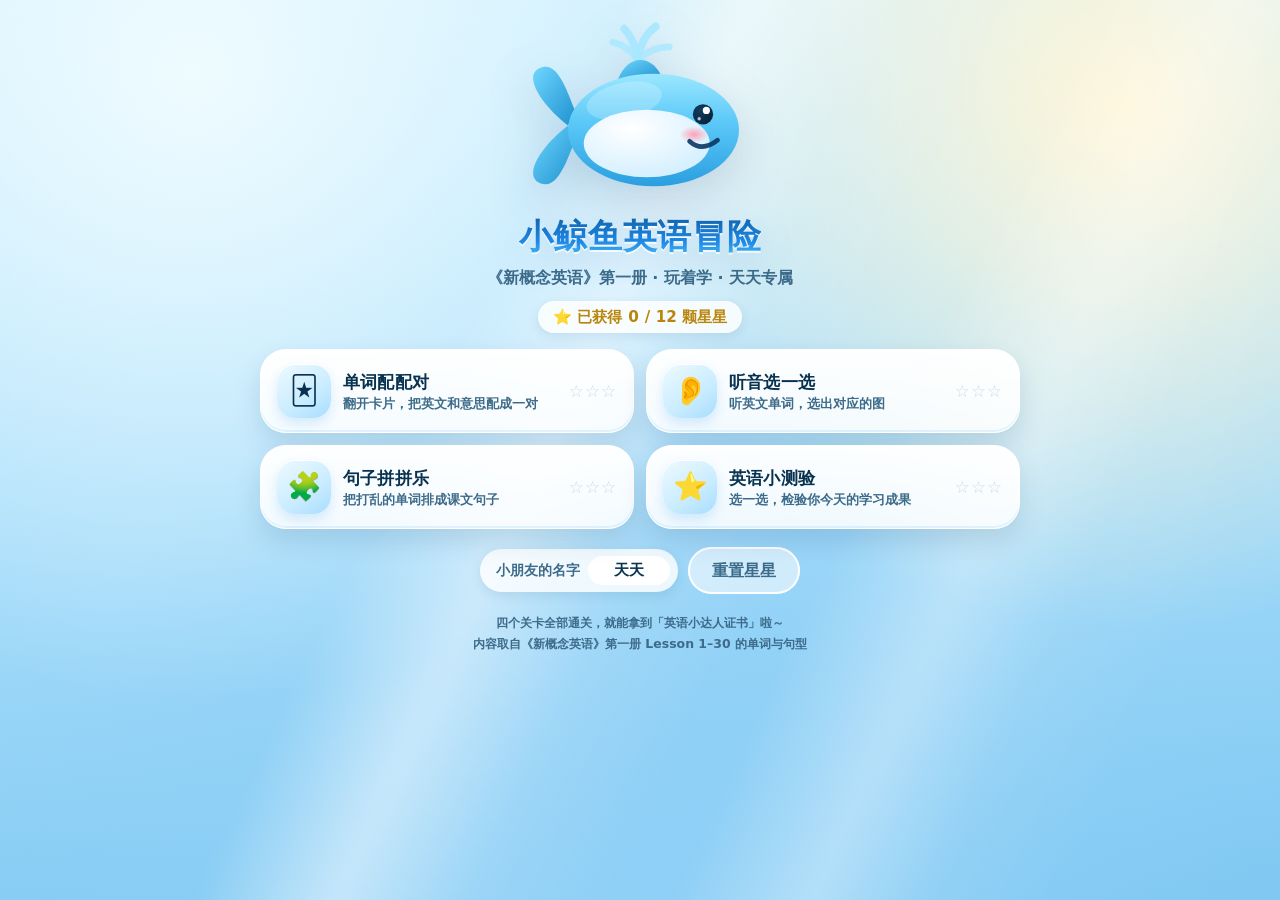
<file: index.html>
<!DOCTYPE html>
<html lang="zh-CN">
<head>
<meta charset="UTF-8">
<meta name="viewport" content="width=device-width, initial-scale=1, maximum-scale=1, user-scalable=no">
<meta name="theme-color" content="#8fd0f7">
<title>🐋 小鲸鱼英语冒险 · 新概念第一册</title>
<style>
  :root{
    --ink:#08324f;
    --ink-soft:#3d6b8a;
    --blue:#1e88e5;
    --blue-d:#0f5fa8;
    --sky:#4fc3f7;
    --green:#34c38f;
    --red:#ff6b81;
    --gold:#ffc93c;
    --r:20px;
  }
  *,*::before,*::after{box-sizing:border-box}
  html,body{margin:0;height:100%}
  body{
    font-family:"PingFang SC","Microsoft YaHei","Noto Sans SC",system-ui,-apple-system,sans-serif;
    color:var(--ink);
    background:#bfe9ff;
    background-image:
      radial-gradient(circle at 15% 8%, #eefbff 0%, transparent 46%),
      radial-gradient(circle at 88% 12%, #fff6d8 0%, transparent 38%),
      radial-gradient(circle at 50% 102%, #8fd0f7 0%, transparent 55%),
      linear-gradient(175deg,#cdefff 0%,#a9defb 48%,#7fc8f2 100%);
    background-attachment:fixed;
    min-height:100dvh;
    overflow-x:hidden;
    -webkit-font-smoothing:antialiased;
    -webkit-tap-highlight-color:transparent;
  }
  /* ===== 水下光线 ===== */
  body::before{
    content:"";position:fixed;inset:-20%;z-index:0;pointer-events:none;
    background:
      linear-gradient(115deg, transparent 40%, rgba(255,255,255,.5) 46%, rgba(255,255,255,.12) 52%, transparent 58%),
      linear-gradient(115deg, transparent 60%, rgba(255,255,255,.35) 66%, rgba(255,255,255,.08) 71%, transparent 77%);
    filter:blur(10px);
    animation:rays 20s ease-in-out infinite alternate;
  }
  @keyframes rays{from{transform:translateX(-40px)}to{transform:translateX(40px)}}

  /* ===== 背景泡泡 ===== */
  .bubbles{position:fixed;inset:0;z-index:0;pointer-events:none;overflow:hidden}
  .bubble{
    position:absolute;bottom:-80px;border-radius:50%;
    background:radial-gradient(circle at 32% 30%, rgba(255,255,255,.95), rgba(255,255,255,.12) 70%);
    animation:rise linear infinite;
    opacity:.55;
  }
  @keyframes rise{ from{transform:translateY(0) scale(1)} to{transform:translateY(-118vh) scale(1.15)} }

  /* ===== 布局 ===== */
  #app{
    position:relative;z-index:1;
    min-height:100dvh;
    display:flex;flex-direction:column;align-items:center;
    max-width:1040px;margin:0 auto;
    padding:18px 18px 44px;
  }
  .screen{display:none;width:100%;flex:1;flex-direction:column;align-items:center}
  .screen.active{display:flex;animation:fadeUp .35s ease both}
  @keyframes fadeUp{from{opacity:0;transform:translateY(10px)}to{opacity:1;transform:none}}

  /* ===== 按钮 ===== */
  .btn,.btn-soft,.btn-ghost{
    font-family:inherit;font-weight:900;font-size:1.02rem;
    border:none;border-radius:999px;padding:.85rem 1.5rem;cursor:pointer;
    transition:transform .1s, box-shadow .1s, filter .15s;
    line-height:1.2;
  }
  .btn{position:relative;overflow:hidden;background:linear-gradient(180deg,#69d2ff,#1e88e5 70%,#1a7fd6);color:#fff;box-shadow:0 6px 0 #0f5fa8,0 12px 22px rgba(15,95,168,.3)}
  .btn::after{
    content:"";position:absolute;left:14px;right:14px;top:5px;height:34%;
    border-radius:999px;pointer-events:none;
    background:linear-gradient(180deg,rgba(255,255,255,.6),rgba(255,255,255,0));
  }
  .btn:active{transform:translateY(5px);box-shadow:0 1px 0 #0f5fa8,0 4px 10px rgba(15,95,168,.28)}
  .btn-soft{background:#fff;color:var(--blue-d);box-shadow:0 5px 0 #cfe8f7,0 8px 18px rgba(11,55,100,.12)}
  .btn-soft:active{transform:translateY(4px);box-shadow:0 1px 0 #cfe8f7}
  .btn-ghost{background:rgba(255,255,255,.55);color:var(--ink-soft);box-shadow:inset 0 0 0 2px rgba(255,255,255,.9)}
  .btn-ghost:active{transform:scale(.97)}

  /* ===== 首页 ===== */
  .home{width:100%;display:flex;flex-direction:column;align-items:center;gap:16px}
  .hero{display:flex;flex-direction:column;align-items:center;text-align:center;gap:2px;margin-top:4px}
  .whale-wrap{position:relative;width:clamp(190px,42vw,270px);filter:drop-shadow(0 16px 24px rgba(11,55,100,.18))}
  .whale-svg{width:100%;height:auto;animation:bob 3.6s ease-in-out infinite;overflow:visible}
  @keyframes bob{0%,100%{transform:translateY(0)}50%{transform:translateY(-9px)}}
  .tail{transform-box:fill-box;transform-origin:right center;animation:wag 2.6s ease-in-out infinite}
  @keyframes wag{0%,100%{transform:rotate(0)}50%{transform:rotate(-9deg)}}
  .spout{transform-box:fill-box;transform-origin:bottom center;animation:spout 2.6s ease-in-out infinite}
  @keyframes spout{0%,60%,100%{transform:scaleY(.55);opacity:.45}75%{transform:scaleY(1);opacity:.9}}
  .hero h1{
    margin:6px 0 0;font-size:clamp(1.45rem,4.4vw,2.15rem);letter-spacing:.02em;
    background:linear-gradient(180deg,#0f5fa8,#1e88e5 60%,#4fc3f7);
    -webkit-background-clip:text;background-clip:text;color:transparent;
    filter:drop-shadow(0 2px 0 rgba(255,255,255,.75)) drop-shadow(0 10px 18px rgba(15,95,168,.16));
  }
  .hero .sub{margin:6px 0 0;color:var(--ink-soft);font-weight:700;font-size:clamp(.86rem,2.5vw,1rem)}
  .total-stars{
    display:inline-flex;align-items:center;gap:6px;margin-top:10px;
    background:rgba(255,255,255,.82);border-radius:999px;padding:.35rem .95rem;
    font-weight:900;color:#b8860b;font-size:.95rem;box-shadow:0 4px 12px rgba(11,55,100,.1);
  }
  .levels{width:100%;display:grid;grid-template-columns:1fr 1fr;gap:12px;max-width:760px}
  @media(max-width:620px){.levels{grid-template-columns:1fr}}
  .lv{
    display:grid;grid-template-columns:auto 1fr auto;align-items:center;gap:12px;
    background:linear-gradient(180deg, rgba(255,255,255,.97), rgba(255,255,255,.84));
    border:1px solid rgba(255,255,255,.95);border-radius:26px;
    padding:14px 16px;
    box-shadow:
      inset 0 1px 0 rgba(255,255,255,1),
      inset 0 -2px 0 rgba(180,220,245,.35),
      0 12px 26px rgba(11,55,100,.13),
      0 3px 0 rgba(255,255,255,.6) inset;
    backdrop-filter:blur(8px);-webkit-backdrop-filter:blur(8px);
    cursor:pointer;text-align:left;font-family:inherit;color:var(--ink);
    transition:transform .15s, box-shadow .15s;
  }
  .lv:hover{transform:translateY(-3px);box-shadow:inset 0 1px 0 rgba(255,255,255,1),0 18px 32px rgba(11,55,100,.18)}
  .lv:active{transform:translateY(0) scale(.99)}
  .lv-ico{
    width:54px;height:54px;border-radius:18px;display:grid;place-items:center;
    background:linear-gradient(145deg,#eefaff,#c9ecff 60%,#a7ddff);
    box-shadow:inset 0 1px 0 #fff, 0 6px 12px rgba(30,136,229,.16);
    font-size:1.75rem;line-height:1;
  }
  .lv-txt{display:flex;flex-direction:column;gap:2px;min-width:0}
  .lv-txt b{font-size:1.08rem;letter-spacing:.01em}
  .lv-txt small{color:var(--ink-soft);font-size:.8rem;font-weight:600;white-space:nowrap;overflow:hidden;text-overflow:ellipsis}
  .lv-star{font-size:1.05rem;color:#c9d9e4;letter-spacing:.06em;white-space:nowrap}
  .lv-star.full{
    background:linear-gradient(180deg,#ffe680,#ffb300);
    -webkit-background-clip:text;background-clip:text;color:transparent;
    filter:drop-shadow(0 2px 0 rgba(224,160,8,.5));
  }
  .home-foot{
    width:100%;max-width:760px;display:flex;flex-wrap:wrap;gap:10px;justify-content:center;align-items:center;
    margin-top:2px;
  }
  .name-field{
    display:inline-flex;align-items:center;gap:8px;background:rgba(255,255,255,.8);
    border-radius:999px;padding:.45rem .5rem .45rem 1rem;font-weight:800;font-size:.88rem;color:var(--ink-soft);
    box-shadow:0 4px 12px rgba(11,55,100,.1);
  }
  .name-field input{
    width:5.4em;border:none;outline:none;background:#fff;border-radius:999px;
    padding:.35rem .7rem;font-family:inherit;font-weight:900;font-size:.95rem;color:var(--ink);
    text-align:center;
  }
  .tiny-note{width:100%;text-align:center;color:var(--ink-soft);font-size:.78rem;font-weight:600;line-height:1.7;margin-top:2px}

  /* ===== 关卡通用 ===== */
  .topbar{
    width:100%;display:flex;align-items:center;justify-content:space-between;gap:10px;
    margin-bottom:12px;flex-wrap:wrap;
  }
  .back{padding:.5rem 1rem;font-size:.9rem}
  .level-name{font-weight:900;font-size:clamp(1.05rem,3vw,1.35rem);letter-spacing:.01em}
  .score-chip{
    background:rgba(255,255,255,.85);border-radius:999px;padding:.4rem .95rem;
    font-weight:900;font-size:.9rem;color:var(--blue-d);box-shadow:0 4px 12px rgba(11,55,100,.1);
  }
  .stage{width:100%;display:flex;flex-direction:column;align-items:center;gap:14px}
  .hintbar{
    width:100%;text-align:center;color:var(--ink-soft);font-weight:700;font-size:.9rem;
    background:rgba(255,255,255,.6);border-radius:16px;padding:.6rem 1rem;margin-top:4px;
    min-height:2.6rem;display:flex;align-items:center;justify-content:center;line-height:1.5;
  }

  /* ===== 配对卡 ===== */
  .match-grid{
    width:100%;max-width:760px;
    display:grid;grid-template-columns:repeat(6,1fr);gap:10px;
  }
  @media(max-width:620px){.match-grid{grid-template-columns:repeat(4,1fr);gap:8px}}
  .mcard{
    position:relative;aspect-ratio:1/1.12;border:none;background:transparent;padding:0;
    cursor:pointer;font-family:inherit;perspective:700px;
  }
  .mface{
    position:absolute;inset:0;border-radius:18px;
    display:flex;flex-direction:column;align-items:center;justify-content:center;gap:2px;
    padding:6px;text-align:center;overflow:hidden;
    transition:transform .4s cubic-bezier(.2,.8,.3,1), opacity .28s;
    backface-visibility:hidden;-webkit-backface-visibility:hidden;
  }
  .mback{
    background:
      radial-gradient(circle at 26% 18%, rgba(255,255,255,.42), transparent 45%),
      linear-gradient(160deg,#5cc9ff,#1e88e5 72%);
    font-size:clamp(1.7rem,6vw,2.3rem);
    box-shadow:0 6px 0 #0f5fa8,0 10px 20px rgba(11,55,100,.2);
  }
  .mfront{
    background:#fff;border:3px solid #d6f0ff;transform:rotateY(180deg);opacity:0;
    box-shadow:0 6px 0 #dceefb,0 10px 20px rgba(11,55,100,.14);
  }
  .mcard.flipped .mback{transform:rotateY(-180deg);opacity:0}
  .mcard.flipped .mfront{transform:rotateY(0);opacity:1}
  .memoji{font-size:clamp(1.4rem,4.6vw,1.9rem);line-height:1.1}
  .mmain{
    font-size:clamp(.86rem,2.7vw,1.05rem);font-weight:900;line-height:1.15;
    color:var(--blue-d);word-break:break-word;
  }
  .msub{font-size:clamp(.62rem,1.9vw,.78rem);color:var(--ink-soft);font-weight:700}
  .mcard.matched{animation:matchPop .55s ease}
  .mcard.matched .mfront{border-color:var(--green);box-shadow:0 0 0 4px rgba(52,195,143,.25),0 8px 18px rgba(52,195,143,.35)}
  .mcard.matched{pointer-events:none}
  @keyframes matchPop{0%{transform:scale(1)}45%{transform:scale(1.09)}100%{transform:scale(1)}}

  /* ===== 听力 ===== */
  .quiz-progress{font-weight:900;font-size:.92rem;color:var(--ink-soft);letter-spacing:.02em}
  .speaker-btn{
    width:104px;height:104px;border-radius:50%;border:none;cursor:pointer;
    background:linear-gradient(180deg,#59c8ff,#1e88e5);
    font-size:2.6rem;color:#fff;
    box-shadow:0 8px 0 #0f5fa8,0 14px 26px rgba(15,95,168,.34);
    transition:transform .1s, box-shadow .1s;
    display:flex;align-items:center;justify-content:center;
  }
  .speaker-btn:active{transform:translateY(6px);box-shadow:0 2px 0 #0f5fa8,0 6px 14px rgba(15,95,168,.3)}
  .speaker-btn.ring{animation:ring .6s ease}
  @keyframes ring{0%,100%{transform:scale(1)}35%{transform:scale(1.1) rotate(-4deg)}70%{transform:scale(1.04) rotate(4deg)}}
  .prompt-line{font-weight:900;font-size:clamp(1rem,3vw,1.2rem);color:var(--blue-d)}
  .options{display:grid;gap:12px;width:100%;max-width:680px}
  .options.cols-3{grid-template-columns:repeat(3,1fr)}
  @media(max-width:620px){.options.cols-3{grid-template-columns:1fr}}
  .opt{
    border:3px solid #fff;border-radius:20px;background:#fff;padding:15px 10px;
    font-family:inherit;font-size:1.06rem;font-weight:900;color:var(--ink);cursor:pointer;
    display:flex;flex-direction:column;align-items:center;justify-content:center;gap:7px;
    box-shadow:0 6px 0 #e6f2fb,0 10px 20px rgba(11,55,100,.12);
    transition:transform .12s, box-shadow .12s, border-color .2s, background .2s;
  }
  .opt:hover{transform:translateY(-2px)}
  .opt:active{transform:translateY(3px);box-shadow:0 2px 0 #e6f2fb}
  .opt .opt-emoji{font-size:2.3rem;line-height:1}
  .opt-text{font-size:clamp(1.05rem,3.2vw,1.3rem);padding:18px 14px}
  .opt.ok{border-color:var(--green);background:#eafff6;box-shadow:0 0 0 4px rgba(52,195,143,.22),0 6px 0 #d6f5e8}
  .opt.bad{border-color:var(--red);background:#fff1f3;animation:shake .42s;box-shadow:0 0 0 4px rgba(255,107,129,.18)}
  @keyframes shake{0%,100%{transform:translateX(0)}18%{transform:translateX(-8px)}38%{transform:translateX(8px)}58%{transform:translateX(-5px)}78%{transform:translateX(5px)}}

  /* ===== 拼句 ===== */
  .prompt-zh{
    font-weight:900;font-size:clamp(1.05rem,3.2vw,1.3rem);color:var(--blue-d);
    text-align:center;line-height:1.5;padding:0 6px;
  }
  .prompt-zh.ok{color:var(--green)}
  .answer-zone{
    width:100%;max-width:680px;min-height:72px;
    border:3px dashed #9fd4f5;border-radius:18px;background:rgba(255,255,255,.6);
    padding:12px;display:flex;flex-wrap:wrap;gap:8px;align-items:center;justify-content:center;
    transition:border-color .2s, background .2s;
  }
  .answer-zone.ok{border-color:var(--green);border-style:solid;background:#effff8}
  .answer-zone .placeholder{color:var(--ink-soft);font-weight:700;font-size:.88rem}
  .tray{
    width:100%;max-width:680px;display:flex;flex-wrap:wrap;gap:9px;justify-content:center;
    min-height:56px;align-items:center;padding:10px;
    background:rgba(255,255,255,.35);border-radius:18px;
  }
  .chip{
    border:none;border-radius:14px;padding:.55rem .95rem;
    font-family:inherit;font-weight:900;font-size:clamp(.98rem,2.7vw,1.12rem);
    cursor:pointer;color:var(--blue-d);background:#fff;
    box-shadow:0 4px 0 #cfe8f7;transition:transform .1s, box-shadow .1s;
  }
  .chip:active{transform:translateY(3px);box-shadow:0 1px 0 #cfe8f7}
  .answer-zone .chip{background:linear-gradient(180deg,#59c8ff,#1e88e5);color:#fff;box-shadow:0 4px 0 #0f5fa8}
  .answer-zone .chip:active{transform:translateY(3px);box-shadow:0 1px 0 #0f5fa8}
  .build-actions{display:flex;gap:10px;flex-wrap:wrap;justify-content:center}
  .build-actions button{padding:.6rem 1.2rem;font-size:.92rem}

  /* ===== 测验 ===== */
  .q-card{
    width:100%;max-width:680px;
    background:linear-gradient(180deg, rgba(255,255,255,.97), rgba(255,255,255,.87));
    border:1px solid rgba(255,255,255,.95);
    border-radius:26px;padding:18px 18px;
    box-shadow:inset 0 1px 0 #fff, 0 12px 28px rgba(11,55,100,.14);
    backdrop-filter:blur(8px);-webkit-backdrop-filter:blur(8px);
  }
  .q-text{
    font-size:clamp(1.12rem,3.4vw,1.45rem);font-weight:900;line-height:1.7;color:var(--ink);
    text-align:center;word-break:break-word;
  }

  /* ===== 弹层 ===== */
  .modal{
    position:fixed;inset:0;z-index:50;display:none;align-items:center;justify-content:center;
    padding:20px;background:rgba(8,50,79,.45);backdrop-filter:blur(4px);
  }
  .modal.show{display:flex;animation:fadeIn .2s ease}
  @keyframes fadeIn{from{opacity:0}to{opacity:1}}
  .modal-card{
    width:min(440px,100%);background:#fff;border-radius:28px;padding:26px 22px 22px;
    text-align:center;box-shadow:0 24px 60px rgba(8,50,79,.35);
    animation:popIn .28s cubic-bezier(.2,1.4,.4,1) both;
  }
  @keyframes popIn{from{transform:scale(.85);opacity:0}to{transform:scale(1);opacity:1}}
  .modal-emoji{font-size:3rem;line-height:1}
  .modal-card h3{margin:8px 0 2px;font-size:1.4rem}
  .modal-stars{font-size:1.7rem;color:var(--gold);letter-spacing:.12em;text-shadow:0 2px 0 #e0a008;min-height:1.6em}
  .modal-card p{margin:8px 0 18px;color:var(--ink-soft);font-weight:700;font-size:.95rem;line-height:1.6}
  .modal-btns{display:flex;flex-direction:column;gap:10px}
  .modal-btns button{width:100%}

  /* ===== 证书 ===== */
  .cert{
    position:relative;width:100%;max-width:540px;margin:8px auto;
    background:linear-gradient(180deg,#fffdf6,#fff4dc);
    border:6px double #e8b93e;border-radius:24px;padding:26px 22px 24px;
    text-align:center;box-shadow:0 18px 50px rgba(11,55,100,.22);
  }
  .cert::after{
    content:"";position:absolute;inset:10px;border:2px dashed rgba(232,185,62,.45);
    border-radius:16px;pointer-events:none;
  }
  .cert .seal{
    width:74px;height:74px;margin:0 auto 6px;border-radius:50%;
    background:radial-gradient(circle at 34% 30%,#fff2b8,#ffc93c 60%,#e0a008);
    display:flex;align-items:center;justify-content:center;font-size:2rem;
    box-shadow:0 6px 14px rgba(224,160,8,.35), inset 0 0 0 4px rgba(255,255,255,.5);
  }
  .cert h2{margin:4px 0 2px;font-size:clamp(1.3rem,3.8vw,1.7rem);letter-spacing:.18em;color:#9a6b00}
  .cert .line{margin:10px 0 0;color:#7a5a2a;font-weight:700;font-size:.92rem}
  .cert .cert-name{
    display:inline-block;margin:6px 0;padding:2px 18px 6px;
    font-size:clamp(1.7rem,5vw,2.2rem);font-weight:900;color:#8a5a00;
    border-bottom:3px solid #e8b93e;letter-spacing:.08em;
  }
  .cert .cert-stars{margin-top:10px;font-size:1.25rem;letter-spacing:.1em;color:var(--gold);text-shadow:0 2px 0 #e0a008;word-break:break-all}
  .cert .cert-foot{margin-top:14px;color:#7a5a2a;font-weight:800;font-size:.9rem}
  .cert .cert-date{margin-top:4px;color:#a08a62;font-weight:700;font-size:.8rem}

  /* ===== 答题讲解条 ===== */
  .explain-bar{
    position:fixed;left:50%;bottom:calc(14px + env(safe-area-inset-bottom, 0px));
    transform:translate(-50%, 160%);
    width:min(600px, calc(100% - 24px));
    background:rgba(255,251,232,.98);
    border:3px solid #ffe08a;border-radius:20px;
    padding:12px 12px 12px 14px;
    display:flex;align-items:flex-start;gap:10px;
    box-shadow:0 12px 34px rgba(11,55,100,.24);
    transition:transform .32s cubic-bezier(.2,1.2,.35,1);
    z-index:45;
  }
  .explain-bar.show{transform:translate(-50%, 0)}
  .explain-ico{font-size:1.45rem;line-height:1.15;flex:none;animation:bob 3s ease-in-out infinite}
  .explain-text{flex:1;font-weight:800;font-size:.95rem;line-height:1.55;color:#6b4c00;min-width:0}
  .explain-replay{
    flex:none;border:none;background:#fff2c2;border-radius:999px;
    width:40px;height:40px;font-size:1.15rem;cursor:pointer;
    display:flex;align-items:center;justify-content:center;
    transition:transform .1s;
  }
  .explain-replay:active{transform:scale(.92)}

  /* ===== 首页鲸鱼说话气泡 ===== */
  .whale-say{
    position:fixed;left:50%;top:16px;transform:translate(-50%,-14px) scale(.9);
    background:#fffdf0;border:3px solid #ffe08a;border-radius:16px;
    padding:7px 14px;font-weight:900;font-size:.9rem;color:#6b4c00;white-space:nowrap;
    opacity:0;transition:.2s;pointer-events:none;box-shadow:0 10px 24px rgba(11,55,100,.18);
    z-index:47;
  }
  .whale-say.show{opacity:1;transform:translate(-50%,0) scale(1)}

  /* ===== 连击提示 ===== */
  .combo-pop{
    position:fixed;right:14px;bottom:calc(120px + env(safe-area-inset-bottom,0px));
    transform:translateX(26px) scale(.85);
    background:linear-gradient(180deg,#ffd54f,#ffb300);color:#7a4a00;
    font-weight:900;font-size:.92rem;padding:.5rem 1.1rem;border-radius:999px;
    z-index:46;opacity:0;pointer-events:none;transition:transform .22s, opacity .22s;
    box-shadow:0 8px 22px rgba(255,179,0,.45), inset 0 -3px 0 rgba(0,0,0,.12);
  }
  .combo-pop.show{opacity:1;transform:translateX(0) scale(1)}

  /* ===== 小鲸鱼陪玩 ===== */
  .buddy{
    position:fixed;right:10px;bottom:calc(10px + env(safe-area-inset-bottom,0px));
    width:96px;height:96px;z-index:42;cursor:pointer;
    display:none;align-items:center;justify-content:center;
    filter:drop-shadow(0 10px 16px rgba(11,55,100,.22));
    transition:transform .15s;
    -webkit-tap-highlight-color:transparent;
  }
  .buddy.show{display:flex}
  .buddy:active{transform:scale(.93)}
  .buddy-svg{width:100%;height:100%;overflow:visible;animation:buddyBob 3.4s ease-in-out infinite}
  @keyframes buddyBob{0%,100%{transform:translateY(0)}50%{transform:translateY(-5px)}}
  .buddy.happy .buddy-svg{animation:buddyJump .55s ease}
  @keyframes buddyJump{0%,100%{transform:translateY(0)}45%{transform:translateY(-14px) rotate(-5deg)}}
  .buddy-eye{transform-box:fill-box;transform-origin:center;transition:transform .2s}
  .buddy.sad .buddy-eye{transform:scaleY(.35)}
  .buddy-mouth{transition:opacity .2s}
  .buddy-mouth-sad{opacity:0}
  .buddy.sad .buddy-mouth-happy{opacity:0}
  .buddy.sad .buddy-mouth-sad{opacity:1}
  .buddy-bubble{
    position:absolute;right:100%;bottom:44px;margin-right:6px;
    width:max-content;max-width:200px;
    background:#fffdf0;border:2px solid #ffe08a;border-radius:14px;
    padding:7px 11px;font-weight:800;font-size:.8rem;line-height:1.4;color:#6b4c00;
    opacity:0;transform:translateY(6px) scale(.9);transition:.18s;pointer-events:none;
    box-shadow:0 8px 18px rgba(11,55,100,.16);
  }
  .buddy-bubble.show{opacity:1;transform:none}

  /* ===== 庆祝粒子 ===== */
  .burst-layer{position:fixed;inset:0;z-index:60;pointer-events:none;overflow:hidden}
  .burst{position:absolute;left:50%;top:42%;animation:burst 1.15s ease-out forwards}
  @keyframes burst{
    0%{transform:translate(-50%,-50%) scale(.5);opacity:1}
    100%{transform:translate(calc(-50% + var(--dx)), calc(-50% + var(--dy))) scale(1.25);opacity:0}
  }

  .footer-space{height:8px}
  .sr-only{position:absolute;width:1px;height:1px;overflow:hidden;clip:rect(0 0 0 0)}
</style>
</head>
<body>
<div class="bubbles" aria-hidden="true"></div>

<main id="app">

  <!-- ================= 首页 ================= -->
  <section class="screen active" id="screen-home">
    <div class="home">
      <div class="hero">
        <div class="whale-wrap">
          <svg class="whale-svg" viewBox="0 0 240 160" role="img" aria-label="小鲸鱼">
            <defs>
              <linearGradient id="wgBody" x1="0" y1="0" x2="0" y2="1">
                <stop offset="0" stop-color="#9be7ff"/>
                <stop offset=".42" stop-color="#5cc9f8"/>
                <stop offset="1" stop-color="#2a9ee0"/>
              </linearGradient>
              <linearGradient id="wgTail" x1="0" y1="0" x2="1" y2="1">
                <stop offset="0" stop-color="#6fd6ff"/>
                <stop offset="1" stop-color="#1f92cf"/>
              </linearGradient>
              <radialGradient id="wgBelly" cx=".38" cy=".28" r=".95">
                <stop offset="0" stop-color="#ffffff"/>
                <stop offset="1" stop-color="#c7ebff"/>
              </radialGradient>
              <radialGradient id="wgCheek" cx=".5" cy=".5" r=".5">
                <stop offset="0" stop-color="#ff9db2" stop-opacity=".95"/>
                <stop offset="1" stop-color="#ff9db2" stop-opacity="0"/>
              </radialGradient>
              <radialGradient id="wgEye" cx=".35" cy=".3" r=".9">
                <stop offset="0" stop-color="#123b5e"/>
                <stop offset="1" stop-color="#061f33"/>
              </radialGradient>
            </defs>
            <g class="spout">
              <path d="M118 34 C116 20 112 12 106 6" stroke="#a8e8ff" stroke-width="7" fill="none" stroke-linecap="round" opacity=".92"/>
              <path d="M118 34 C120 18 126 10 134 4" stroke="#a8e8ff" stroke-width="7" fill="none" stroke-linecap="round" opacity=".92"/>
              <path d="M118 34 C112 24 104 20 96 18" stroke="#a8e8ff" stroke-width="6" fill="none" stroke-linecap="round" opacity=".8"/>
              <path d="M118 34 C126 26 136 22 146 22" stroke="#a8e8ff" stroke-width="6" fill="none" stroke-linecap="round" opacity=".8"/>
            </g>
            <g class="tail">
              <path d="M56 92 C30 72 14 44 34 40 C48 37 56 64 62 78 Z" fill="url(#wgTail)"/>
              <path d="M56 92 C30 112 14 140 34 144 C48 147 56 120 62 106 Z" fill="url(#wgTail)"/>
            </g>
            <path d="M100 52 C108 30 128 28 138 46 Z" fill="url(#wgTail)"/>
            <ellipse cx="132" cy="96" rx="76" ry="50" fill="url(#wgBody)"/>
            <ellipse cx="106" cy="70" rx="34" ry="16" fill="#ffffff" opacity=".22" transform="rotate(-12 106 70)"/>
            <ellipse cx="126" cy="108" rx="56" ry="30" fill="url(#wgBelly)"/>
            <ellipse cx="168" cy="100" rx="13" ry="7.5" fill="url(#wgCheek)"/>
            <circle cx="176" cy="82" r="9" fill="url(#wgEye)"/>
            <circle cx="179" cy="78.6" r="3.2" fill="#fff"/>
            <circle cx="172.6" cy="86" r="1.5" fill="#fff" opacity=".7"/>
            <path d="M164 106 Q175 116 189 105" stroke="#0b3764" stroke-width="4" fill="none" stroke-linecap="round" opacity=".9"/>
          </svg>
        </div>
        <h1>小鲸鱼英语冒险</h1>
        <p class="sub">《新概念英语》第一册 · 玩着学 · 天天专属</p>
        <div class="total-stars">⭐ 已获得 <span id="totalStars">0</span> / 12 颗星星</div>
      </div>

      <div class="levels">
        <button class="lv" data-level="match" type="button">
          <span class="lv-ico">🃏</span>
          <span class="lv-txt"><b>单词配配对</b><small>翻开卡片，把英文和意思配成一对</small></span>
          <span class="lv-star" data-star="match">☆☆☆</span>
        </button>
        <button class="lv" data-level="listen" type="button">
          <span class="lv-ico">👂</span>
          <span class="lv-txt"><b>听音选一选</b><small>听英文单词，选出对应的图</small></span>
          <span class="lv-star" data-star="listen">☆☆☆</span>
        </button>
        <button class="lv" data-level="build" type="button">
          <span class="lv-ico">🧩</span>
          <span class="lv-txt"><b>句子拼拼乐</b><small>把打乱的单词排成课文句子</small></span>
          <span class="lv-star" data-star="build">☆☆☆</span>
        </button>
        <button class="lv" data-level="quiz" type="button">
          <span class="lv-ico">⭐</span>
          <span class="lv-txt"><b>英语小测验</b><small>选一选，检验你今天的学习成果</small></span>
          <span class="lv-star" data-star="quiz">☆☆☆</span>
        </button>
      </div>

      <div class="home-foot">
        <label class="name-field">小朋友的名字
          <input id="childName" maxlength="6" value="天天" autocomplete="off" spellcheck="false">
        </label>
        <button class="btn-ghost" id="btnReset" type="button">重置星星</button>
        <button class="btn-soft" id="btnCert" type="button" style="display:none">🏆 领取证书</button>
      </div>
      <p class="tiny-note">四个关卡全部通关，就能拿到「英语小达人证书」啦～<br>内容取自《新概念英语》第一册 Lesson 1–30 的单词与句型</p>
    </div>
  </section>

  <!-- ================= 配对 ================= -->
  <section class="screen" id="screen-match">
    <div class="topbar">
      <button class="btn-ghost back" data-home type="button">← 首页</button>
      <div class="level-name">🃏 单词配配对</div>
      <div class="score-chip" id="matchScore">配对 0 / 6</div>
    </div>
    <div class="stage">
      <div class="match-grid" id="matchGrid"></div>
    </div>
    <div class="hintbar">点开两张牌，把「英文」和「中文意思」配成一对～</div>
  </section>

  <!-- ================= 听力 ================= -->
  <section class="screen" id="screen-listen">
    <div class="topbar">
      <button class="btn-ghost back" data-home type="button">← 首页</button>
      <div class="level-name">👂 听音选一选</div>
      <div class="score-chip" id="listenScore">答对 0 / 8</div>
    </div>
    <div class="stage">
      <div class="quiz-progress" id="listenProgress">第 1 / 8 题</div>
      <button class="speaker-btn" id="btnSpeak" type="button" aria-label="再听一次">🔊</button>
      <div class="prompt-line" id="listenPrompt">听一听，这是什么？</div>
      <div class="options cols-3" id="listenOptions"></div>
    </div>
  </section>

  <!-- ================= 拼句 ================= -->
  <section class="screen" id="screen-build">
    <div class="topbar">
      <button class="btn-ghost back" data-home type="button">← 首页</button>
      <div class="level-name">🧩 句子拼拼乐</div>
      <div class="score-chip" id="buildScore">答对 0 / 6</div>
    </div>
    <div class="stage">
      <div class="quiz-progress" id="buildProgress">第 1 / 6 句</div>
      <div class="prompt-zh" id="buildZh">这是你的手提包吗？</div>
      <div class="answer-zone" id="buildAnswer"></div>
      <div class="tray" id="buildTray"></div>
      <div class="build-actions">
        <button class="btn-soft" id="btnBuildHint" type="button">💡 提示</button>
        <button class="btn-ghost" id="btnBuildReset" type="button">↺ 重来</button>
      </div>
      <div class="hintbar" id="buildHintText">按顺序点下面的单词，组成一句英文吧～</div>
    </div>
  </section>

  <!-- ================= 测验 ================= -->
  <section class="screen" id="screen-quiz">
    <div class="topbar">
      <button class="btn-ghost back" data-home type="button">← 首页</button>
      <div class="level-name">⭐ 英语小测验</div>
      <div class="score-chip" id="quizScore">答对 0 / 8</div>
    </div>
    <div class="stage">
      <div class="quiz-progress" id="quizProgress">第 1 / 8 题</div>
      <div class="q-card">
        <div class="q-text" id="quizQ">Is this your handbag? — Yes, ___ is.</div>
      </div>
      <div class="options" id="quizOptions"></div>
    </div>
  </section>

  <!-- ================= 证书 ================= -->
  <section class="screen" id="screen-cert">
    <div class="cert">
      <div class="seal">🏆</div>
      <h2>英语小达人</h2>
      <p class="line">兹证明</p>
      <div class="cert-name" id="certName">天天</div>
      <p class="line">小朋友完成了《新概念英语》第一册的趣味冒险</p>
      <div class="cert-stars" id="certStars">★★★★★★★★★★★★</div>
      <p class="cert-foot">🐋 小鲸鱼陪你一起学英语，每天进步一点点</p>
      <p class="cert-date" id="certDate">2026年10月31日</p>
    </div>
    <div style="display:flex;gap:10px;flex-wrap:wrap;justify-content:center;margin-top:16px">
      <button class="btn" data-home type="button">回到首页</button>
      <button class="btn-soft" id="btnCertAgain" type="button">再冒险一次</button>
    </div>
  </section>

  <div class="footer-space"></div>
</main>

<!-- ================= 答题讲解条 ================= -->
<div class="explain-bar" id="explainBar" aria-live="polite">
  <span class="explain-ico">🐋</span>
  <span class="explain-text" id="explainText"></span>
  <button class="explain-replay" id="btnExplainReplay" type="button" aria-label="再听一遍讲解">🔊</button>
</div>

<!-- ================= 连击提示 / 小鲸鱼陪玩 ================= -->
<div class="whale-say" id="whaleSay"></div>
<div class="combo-pop" id="comboPop">🔥 连击 x2</div>

<div class="buddy" id="buddy" role="button" aria-label="点小鲸鱼说话">
  <div class="buddy-bubble" id="buddyBubble"></div>
  <svg class="buddy-svg" viewBox="0 0 130 96" aria-hidden="true">
    <g class="buddy-tail">
      <path d="M34 50 C14 38 6 18 18 21 C27 23 32 38 37 46 Z" fill="#2aa7e0"/>
      <path d="M34 50 C14 62 6 82 18 79 C27 77 32 62 37 54 Z" fill="#2aa7e0"/>
    </g>
    <path d="M58 32 C64 18 78 17 84 28 Z" fill="#35b4ea"/>
    <ellipse cx="72" cy="52" rx="40" ry="27" fill="#4fc3f7"/>
    <ellipse cx="68" cy="60" rx="29" ry="15" fill="#c9ecff"/>
    <ellipse cx="90" cy="55" rx="6" ry="3.4" fill="#ff9db2" opacity=".75"/>
    <circle class="buddy-eye" cx="95" cy="46" r="4.6" fill="#0b3764"/>
    <circle cx="96.8" cy="44.2" r="1.6" fill="#fff"/>
    <path class="buddy-mouth buddy-mouth-happy" d="M88 59 Q95 65 103 58" stroke="#0b3764" stroke-width="2.6" fill="none" stroke-linecap="round"/>
    <path class="buddy-mouth buddy-mouth-sad" d="M89 62 Q95 57 102 62" stroke="#0b3764" stroke-width="2.6" fill="none" stroke-linecap="round"/>
  </svg>
</div>

<!-- ================= 结果弹层 ================= -->
<div class="modal" id="modal" role="dialog" aria-modal="true">
  <div class="modal-card">
    <div class="modal-emoji" id="modalEmoji">🎉</div>
    <h3 id="modalTitle">太棒了！</h3>
    <div class="modal-stars" id="modalStars"></div>
    <p id="modalText"></p>
    <div class="modal-btns" id="modalBtns"></div>
  </div>
</div>

<script>
/* =========================================================
   小鲸鱼英语冒险 · 新概念英语第一册
   单文件游戏，无外部依赖
   ========================================================= */
"use strict";

const $  = (sel, root = document) => root.querySelector(sel);
const $$ = (sel, root = document) => Array.from(root.querySelectorAll(sel));

function shuffle(arr){
  const a = arr.slice();
  for(let i = a.length - 1; i > 0; i--){
    const j = Math.floor(Math.random() * (i + 1));
    [a[i], a[j]] = [a[j], a[i]];
  }
  return a;
}
const sample = (arr, n) => shuffle(arr).slice(0, n);

/* 抽题：同一轮内不重复；
   上一轮答错的题排在最前面（优先复习），答对过的题尽量避开，实在不够再补 */
function loadList(k){
  try{
    const v = JSON.parse(localStorage.getItem(k) || "[]");
    return Array.isArray(v) ? v : [];
  }catch(e){ return []; }
}
function saveList(k, v){
  try{ localStorage.setItem(k, JSON.stringify(v)); }catch(e){}
}
function pickQuestions(pool, count, key){
  const n = pool.length;
  const valid = (i) => Number.isInteger(i) && i >= 0 && i < n;
  const review = loadList("nce1-review-" + key).filter(valid);
  const used = loadList("nce1-used-" + key).filter(valid);
  const reviewSet = new Set(review);
  const usedSet = new Set(used);
  const all = pool.map((_, i) => i);
  const first = review.slice();
  const fresh = all.filter(i => !reviewSet.has(i) && !usedSet.has(i));
  const learned = all.filter(i => !reviewSet.has(i) && usedSet.has(i));
  const order = shuffle(first).concat(shuffle(fresh)).concat(shuffle(learned));
  const picked = [];
  for(const i of order){
    if(picked.length >= count) break;
    if(picked.indexOf(i) < 0) picked.push(i);
  }
  return picked.map(i => pool[i]);
}
/* 答对：移出复习队列，记入已掌握 */
function markKnown(key, id){
  if(!Number.isInteger(id)) return;
  saveList("nce1-review-" + key, loadList("nce1-review-" + key).filter(x => x !== id));
  const used = loadList("nce1-used-" + key);
  if(used.indexOf(id) < 0) used.push(id);
  saveList("nce1-used-" + key, used);
}
/* 答错：放进复习队列，下一轮优先出现 */
function markReview(key, id){
  if(!Number.isInteger(id)) return;
  const review = loadList("nce1-review-" + key);
  if(review.indexOf(id) < 0) review.push(id);
  saveList("nce1-review-" + key, review);
  saveList("nce1-used-" + key, loadList("nce1-used-" + key).filter(x => x !== id));
}

/* ---------------- 数据：词汇（Lesson 1–27） ---------------- */
const VOCAB = [
  { en:"handbag",   zh:"手提包", pinyin:"shǒu tí bāo",  emoji:"👜", lesson:1  },
  { en:"umbrella",  zh:"雨伞",   pinyin:"yǔ sǎn",       emoji:"☂️", lesson:3  },
  { en:"ticket",    zh:"票",     pinyin:"piào",         emoji:"🎫", lesson:3  },
  { en:"coat",      zh:"大衣",   pinyin:"dà yī",        emoji:"🧥", lesson:3  },
  { en:"pen",       zh:"钢笔",   pinyin:"gāng bǐ",      emoji:"🖊️", lesson:2  },
  { en:"watch",     zh:"手表",   pinyin:"shǒu biǎo",    emoji:"⌚", lesson:2  },
  { en:"book",      zh:"书",     pinyin:"shū",          emoji:"📖", lesson:2  },
  { en:"cup",       zh:"杯子",   pinyin:"bēi zi",       emoji:"☕", lesson:2  },
  { en:"car",       zh:"汽车",   pinyin:"qì chē",       emoji:"🚗", lesson:2  },
  { en:"hat",       zh:"帽子",   pinyin:"mào zi",       emoji:"👒", lesson:13 },
  { en:"student",   zh:"学生",   pinyin:"xué shēng",    emoji:"🧑‍🎓", lesson:5  },
  { en:"teacher",   zh:"老师",   pinyin:"lǎo shī",      emoji:"👩‍🏫", lesson:7  },
  { en:"shirt",     zh:"衬衫",   pinyin:"chèn shān",    emoji:"👕", lesson:11 },
  { en:"dress",     zh:"连衣裙", pinyin:"lián yī qún",  emoji:"👗", lesson:13 },
  { en:"ice cream", zh:"冰淇淋", pinyin:"bīng qí lín",  emoji:"🍦", lesson:19 },
  { en:"kitchen",   zh:"厨房",   pinyin:"chú fáng",     emoji:"🍳", lesson:25 },
  { en:"refrigerator", zh:"冰箱", pinyin:"bīng xiāng",  emoji:"🧊", lesson:25 },
  { en:"chair",     zh:"椅子",   pinyin:"yǐ zi",        emoji:"🪑", lesson:27 },
  { en:"living room", zh:"客厅", pinyin:"kè tīng",      emoji:"🛋️", lesson:27 },
  { en:"glasses",   zh:"眼镜",   pinyin:"yǎn jìng",     emoji:"👓", lesson:23 },
  { en:"house",     zh:"房子",   pinyin:"fáng zi",      emoji:"🏠", lesson:2  },
  { en:"pencil",    zh:"铅笔",   pinyin:"qiān bǐ",      emoji:"✏️", lesson:2  },
  { en:"tie",       zh:"领带",   pinyin:"lǐng dài",     emoji:"👔", lesson:2  },
  { en:"blouse",    zh:"女衬衫", pinyin:"nǚ chèn shān", emoji:"👚", lesson:11 },
  { en:"suit",      zh:"西装",   pinyin:"xī zhuāng",    emoji:"🤵", lesson:2  },
  { en:"dog",       zh:"狗",     pinyin:"gǒu",          emoji:"🐶", lesson:19 },
  { en:"cat",       zh:"猫",     pinyin:"māo",          emoji:"🐱", lesson:19 },
  { en:"window",    zh:"窗户",   pinyin:"chuāng hu",    emoji:"🪟", lesson:29 },
  { en:"door",      zh:"门",     pinyin:"mén",          emoji:"🚪", lesson:29 },
  { en:"television", zh:"电视",  pinyin:"diàn shì",     emoji:"📺", lesson:27 },
];

/* ---------------- 数据：句子（课文原句改写去掉标点） ---------------- */
const SENTENCES = [
  { words:["Is","this","your","handbag"],                                  full:"Is this your handbag?",              zh:"这是你的手提包吗？",          lesson:1  },
  { words:["Thank","you","very","much"],                                   full:"Thank you very much.",               zh:"非常感谢。",                  lesson:1  },
  { words:["My","coat","and","my","umbrella","please"],                    full:"My coat and my umbrella, please.",   zh:"请给我我的大衣和雨伞。",      lesson:3  },
  { words:["Nice","to","meet","you"],                                      full:"Nice to meet you.",                  zh:"很高兴认识你。",              lesson:5  },
  { words:["I'm","a","student"],                                           full:"I'm a student.",                     zh:"我是一个学生。",              lesson:5  },
  { words:["What's","your","name"],                                        full:"What's your name?",                  zh:"你叫什么名字？",              lesson:7  },
  { words:["Whose","shirt","is","this"],                                   full:"Whose shirt is this?",               zh:"这是谁的衬衫？",              lesson:11 },
  { words:["What","colour","is","your","new","dress"],                     full:"What colour is your new dress?",     zh:"你的新连衣裙是什么颜色的？",  lesson:13 },
  { words:["Come","upstairs","and","see","it"],                            full:"Come upstairs and see it.",          zh:"上楼来看看吧。",              lesson:13 },
  { words:["Sit","down","here"],                                           full:"Sit down here.",                     zh:"坐在这儿吧。",                lesson:19 },
  { words:["Open","the","window"],                                         full:"Open the window.",                   zh:"打开窗户。",                  lesson:29 },
  { words:["Clean","the","room"],                                          full:"Clean the room.",                    zh:"打扫房间。",                  lesson:30 },
  { words:["Excuse","me"],                                                 full:"Excuse me.",                         zh:"打扰一下。",                  lesson:1  },
  { words:["Pardon"],                                                      full:"Pardon?",                            zh:"请再说一遍？",                lesson:1  },
  { words:["Here","is","my","ticket"],                                     full:"Here is my ticket.",                 zh:"这是我的票。",                lesson:3  },
  { words:["This","is","not","my","umbrella"],                             full:"This is not my umbrella.",           zh:"这不是我的雨伞。",            lesson:3  },
  { words:["Good","morning"],                                              full:"Good morning.",                      zh:"早上好。",                    lesson:5  },
  { words:["She","is","a","new","student"],                                full:"She is a new student.",              zh:"她是个新学生。",              lesson:5  },
  { words:["What's","your","job"],                                         full:"What's your job?",                   zh:"你的工作是什么？",            lesson:7  },
  { words:["I'm","a","teacher"],                                           full:"I'm a teacher.",                     zh:"我是个老师。",                lesson:7  },
  { words:["How","are","you","today"],                                     full:"How are you today?",                 zh:"你今天好吗？",                lesson:9  },
  { words:["Look","at","that","man"],                                      full:"Look at that man.",                  zh:"看那个男人。",                lesson:10 },
  { words:["My","shirt","is","blue"],                                      full:"My shirt is blue.",                  zh:"我的衬衫是蓝色的。",          lesson:11 },
  { words:["Is","this","your","shirt"],                                    full:"Is this your shirt?",                zh:"这是你的衬衫吗？",            lesson:11 },
];

/* ---------------- 数据：语法小测 ---------------- */
const QUIZ = [
  { q:"Is this your handbag? — Yes, ___ is.",              opts:["it","he","she"],        a:0,
    hint:"Is this…? 是在问「这是……吗」。回答的时候要用一个词来指代 handbag 这个东西，想想看是 it、he 还是 she？",
    why:"物品要用 it 来指代，所以回答 Yes, it is." },
  { q:"This is ___ umbrella.",                             opts:["my","I","me"],          a:0,
    hint:"这里要填「我的」。my、I、me 都跟「我」有关，但只有一个能放在名词 umbrella 前面。就像 I am a student 里的 I，不能放在 umbrella 前面吧？",
    why:"my 表示「我的」，放在名词前面；I 是「我」，me 是宾格，都不能修饰名词。" },
  { q:"What's ___ name? — My name is Robert.",             opts:["your","you","yours"],   a:0,
    hint:"问「你叫什么名字」，要用「你的」这个词。you 是「你」，yours 是「你的东西」，哪个能放在 name 前面呢？",
    why:"your 是「你的」，后面接名字；you 是「你」，yours 指「你的东西」。" },
  { q:"___ shirt is this? — It's Tim's.",                  opts:["Whose","Who","Which"],  a:0,
    hint:"问「这是谁的衬衫」，要用一个表示「谁的」的词。Who 是「谁」，Whose 是「谁的」，Which 是「哪一个」，想想该选哪个？",
    why:"Whose 表示「谁的」，用来问东西属于谁。" },
  { q:"___ colour is your new dress?",                     opts:["What","How","Which"],   a:0,
    hint:"问颜色的时候，英语里有一个固定的说法。想想看，是 What colour 还是 How colour？",
    why:"问颜色用 What colour，这是固定搭配。" },
  { q:"My coat ___ blue.",                                 opts:["is","are","am"],        a:0,
    hint:"My coat 是一件大衣，是一个东西。be 动词有 am、is、are 三个，单数的东西该用哪个？",
    why:"My coat 是单数，所以用 is。" },
  { q:"They ___ students.",                                opts:["are","is","am"],        a:0,
    hint:"They 是「他们」，代表好几个人。be 动词是 am、is、are，复数应该用哪个？",
    why:"They 是复数，用 are。" },
  { q:"___ are you today? — I'm very well.",               opts:["How","What","Who"],     a:0,
    hint:"回答是「我很好」，那问题应该是在问「你好吗」。英语里问「你好吗」用哪个词开头？",
    why:"How are you? 是问候的固定说法。" },
  { q:"Look ___ that man.",                                opts:["at","in","on"],         a:0,
    hint:"「看着」在英语里是 look 加一个介词，就像 look at the blackboard 一样。想想是 at、in 还是 on？",
    why:"look at 是固定搭配，意思是「看着」。" },
  { q:"There ___ a refrigerator in the kitchen.",          opts:["is","are","be"],        a:0,
    hint:"There is 还是 There are？要看后面的东西是一台还是一堆。a refrigerator 是一台冰箱，应该用哪个？",
    why:"a refrigerator 是单数，用 There is。" },
  { q:"What's ___ job? — He's a policeman.",               opts:["his","he","him"],       a:0,
    hint:"问「他的工作」，要用「他的」这个词。he 是「他」，his 是「他的」，him 是「他（宾格）」，哪个能放在 job 前面？",
    why:"his 是「他的」，可以放在名词前面。" },
  { q:"Are you Swedish? — No, we ___.",                    opts:["aren't","isn't","don't"], a:0,
    hint:"问句用的是 Are you…?，回答也要用 be 动词。想想是 aren't、isn't 还是 don't？",
    why:"Are you…? 用 be 动词回答，所以是 No, we aren't." },
  { q:"Is this your umbrella? — No, it ___.",              opts:["isn't","aren't","don't"], a:0,
    hint:"问句用 Is this…?，回答也要用 be 动词。no 后面接哪个否定形式？想想 is not 的缩写～",
    why:"Is this…? 用 is 回答，否定是 isn't。" },
  { q:"My name ___ Robert.",                               opts:["is","are","am"],        a:0,
    hint:"My name 是一个名字，算单数。be 动词 am、is、are 里，单数用哪个？",
    why:"My name 是单数，用 is。" },
  { q:"Are you a teacher? — Yes, I ___.",                  opts:["am","is","are"],        a:0,
    hint:"问句是 Are you…?，回答要用 I 开头。想一想，I 后面跟哪个 be 动词？",
    why:"I 用 am，所以 Yes, I am." },
  { q:"What's this? — ___ a book.",                        opts:["It's","Its","It"],      a:0,
    hint:"「它是一本书」用 It is 来回答。It is 的缩写是哪个？注意撇号的位置～",
    why:"It's 是 It is 的缩写，意思是「它是」。" },
  { q:"___ is she? — She's my sister.",                    opts:["Who","What","How"],     a:0,
    hint:"回答是「她是我的妹妹」，说明问题是在问「她是谁」。Who 和 What 哪个问人？",
    why:"Who 问「谁」，用来问人的身份。" },
  { q:"Is she a nurse? — No, she ___.",                    opts:["isn't","aren't","don't"], a:0,
    hint:"问句用 Is she…?，回答也要用 be 动词。she 对应的否定是哪个？",
    why:"Is she…? 用 is 回答，否定是 isn't。" },
  { q:"This is not ___ coat.",                             opts:["my","me","I"],          a:0,
    hint:"coat 前面要填「我的」。my、me、I 里，哪个能放在名词前面？",
    why:"my 是「我的」，放在名词前面。" },
  { q:"How many ___ are there? — Three books.",            opts:["books","book","a book"], a:0,
    hint:"Three books 是三个，说明问的是复数。How many 后面的名词要用单数还是复数？",
    why:"How many 后面接可数名词复数，所以是 books。" },
  { q:"The children ___ playing.",                         opts:["are","is","am"],        a:0,
    hint:"children 是 child 的复数，指好几个孩子。be 动词该用哪个？",
    why:"children 是复数，用 are。" },
  { q:"I ___ a student.",                                  opts:["am","is","are"],        a:0,
    hint:"I 是「我」，be 动词有三个，I 后面固定跟哪一个？",
    why:"I 用 am，所以 I am a student." },
  { q:"___ old car is that?",                              opts:["Whose","Who","Which"],  a:0,
    hint:"问「那是谁的旧车」，要用表示「谁的」的词。Who 和 Whose 哪个是「谁的」？",
    why:"Whose 表示「谁的」。" },
  { q:"Look ___ the blackboard.",                          opts:["at","in","on"],         a:0,
    hint:"「看着黑板」和「看着那个男人」是一个说法。look 后面接哪个介词？",
    why:"look at 是固定搭配。" },
];

/* ---------------- 关卡定义 ---------------- */
const LEVELS = [
  { key:"match",  emoji:"🃏", name:"单词配配对", desc:"翻开卡片，找对朋友", start:startMatch  },
  { key:"listen", emoji:"👂", name:"听音选一选", desc:"听英文，选图画",     start:startListen },
  { key:"build",  emoji:"🧩", name:"句子拼拼乐", desc:"排好单词，组成句子", start:startBuild  },
  { key:"quiz",   emoji:"⭐", name:"英语小测验", desc:"选对答案，拿星星",   start:startQuiz   },
];

/* ---------------- 存档 ---------------- */
const SAVE_KEY = "nce1-kids-game-v1";
let save = { stars:{}, name:"天天" };
try{
  const raw = localStorage.getItem(SAVE_KEY);
  if(raw){
    const parsed = JSON.parse(raw);
    if(parsed && typeof parsed === "object"){
      save.stars = parsed.stars && typeof parsed.stars === "object" ? parsed.stars : {};
      save.name  = parsed.name || "天天";
    }
  }
}catch(e){ /* 忽略存档损坏 */ }

function persist(){
  try{ localStorage.setItem(SAVE_KEY, JSON.stringify(save)); }catch(e){}
}

/* ---------------- 语音 ---------------- */
const AUDIO_DATA = {};
function audioSrc(file){
  return (AUDIO_DATA && AUDIO_DATA[file]) ? AUDIO_DATA[file] : ("audio/" + file);
}
const synth = window.speechSynthesis || null;
let enVoice = null;
let zhVoice = null;
function pickVoices(){
  if(!synth) return;
  const vs = synth.getVoices() || [];
  if(!vs.length) return;
  const en = vs.find(v => /^en-GB/i.test(v.lang) && /(female|hazel|libby|sonia|george|ryan|mia)/i.test(v.name))
          || vs.find(v => /^en-GB/i.test(v.lang))
          || vs.find(v => /^en[-_]/i.test(v.lang))
          || null;
  if(en) enVoice = en;
  const zh = vs.find(v => /^zh[-_]CN/i.test(v.lang) && /(xiaoxiao|xiaoyi|huihui|yaoyao|female)/i.test(v.name))
          || vs.find(v => /^zh[-_]CN/i.test(v.lang))
          || vs.find(v => /^zh/i.test(v.lang))
          || null;
  if(zh) zhVoice = zh;
}
if(synth){
  pickVoices();
  synth.addEventListener("voiceschanged", pickVoices);
}
function speak(text, rate = 0.85){
  if(!synth || !text) return;
  try{ synth.cancel(); }catch(e){}
  const u = new SpeechSynthesisUtterance(text);
  u.lang = "en-GB";
  u.rate = rate;
  u.pitch = 1.05;
  if(enVoice) u.voice = enVoice;
  try{ synth.speak(u); }catch(e){}
}

/* 分段讲解：中文用中文声音、英文用英文声音，按顺序播完 */
function speakSegments(segs){
  return new Promise(resolve => {
    if(!synth || !segs || !segs.length){ resolve(); return; }
    try{ synth.cancel(); }catch(e){}
    let remaining = segs.length;
    let finished = false;
    const finish = () => {
      if(finished) return;
      finished = true;
      resolve();
    };
    segs.forEach(s => {
      const u = new SpeechSynthesisUtterance(s.text);
      if(s.lang === "en"){
        u.lang = "en-GB"; u.rate = 0.85;
        if(enVoice) u.voice = enVoice;
      }else{
        u.lang = "zh-CN"; u.rate = 1.0;
        if(zhVoice) u.voice = zhVoice;
      }
      u.onend = () => { remaining--; if(remaining <= 0) finish(); };
      u.onerror = () => { remaining--; if(remaining <= 0) finish(); };
      try{ synth.speak(u); }
      catch(e){ remaining--; if(remaining <= 0) finish(); }
    });
    // 兜底：某些环境不触发 onend
    setTimeout(finish, Math.min(20000, 2500 + segs.reduce((a, s) => a + s.text.length * 0.45, 0)));
  });
}

/* 答错时的「小鲸讲解」条 + 语音 */
let lastExplain = null;
let explainTimer = null;
function showExplain(segs){
  lastExplain = segs;
  const textEl = $("#explainText");
  const bar = $("#explainBar");
  if(!textEl || !bar) return;
  textEl.textContent = segs.map((s, i) => (i > 0 && s.lang === "en" ? " " : "") + s.text).join("");
  bar.classList.add("show");
  clearTimeout(explainTimer);
  explainTimer = setTimeout(() => bar.classList.remove("show"), 15000);
}
function hideExplain(){
  const bar = $("#explainBar");
  if(bar) bar.classList.remove("show");
  stopExplainAudio();
}

/* 主人声音的预生成讲解音频（没有文件时自动回退到浏览器语音） */
const explainAudio = (typeof Audio !== "undefined") ? new Audio() : null;
let explainSeq = 0;
let lastExplainAudioFile = null;
let lastExplainFallback = null;

function audioKey(word){
  return String(word).replace(/\s+/g, "_");
}

function playExplainAudio(file, fallbackSegs){
  const segs = fallbackSegs || [];
  const seq = ++explainSeq;
  lastExplainAudioFile = file;
  lastExplainFallback = segs;
  return new Promise(resolve => {
    if(!explainAudio || typeof explainAudio.play !== "function"){
      speakSegments(segs).then(resolve);
      return;
    }
    let settled = false;
    const finish = () => { if(settled) return; settled = true; resolve(); };
    const fallback = () => {
      if(settled) return;
      settled = true;
      if(seq !== explainSeq){ resolve(); return; }
      speakSegments(segs).then(resolve);
    };
    explainAudio.onended = finish;
    explainAudio.onerror = fallback;
    try{ explainAudio.pause(); explainAudio.currentTime = 0; }catch(e){}
    explainAudio.src = audioSrc(file);
    const p = explainAudio.play();
    if(p && typeof p.catch === "function"){
      p.catch(fallback);
    }else{
      // 环境不支持 Promise 版 play 时直接回退到浏览器语音
      setTimeout(fallback, 0);
    }
    setTimeout(finish, 16000);
  });
}

function replayExplainAudio(){
  if(lastExplainAudioFile && explainAudio){
    explainSeq++;
    try{
      explainAudio.pause();
      explainAudio.currentTime = 0;
      const p = explainAudio.play();
      if(p && p.catch) p.catch(() => {
        if(lastExplainFallback) speakSegments(lastExplainFallback);
      });
    }catch(e){}
    return;
  }
  if(lastExplain) speakSegments(lastExplain);
}

function stopExplainAudio(){
  if(explainAudio){
    try{ explainAudio.pause(); }catch(e){}
  }
}

function listenExplain(segs){
  showExplain(segs);
  return speakSegments(segs);
}

/* ---------------- 连击 & 小鲸鱼陪玩 ---------------- */
let combo = 0;
const comboHideTimer = { t: null };
function comboBump(){
  combo++;
  if(combo >= 2){
    const el = $("#comboPop");
    if(el){
      el.textContent = `🔥 连击 x${combo}`;
      el.classList.add("show");
      clearTimeout(comboHideTimer.t);
      comboHideTimer.t = setTimeout(() => el.classList.remove("show"), 1300);
    }
  }
  if(combo === 3 || combo === 5){
    setTimeout(() => playBuddyVoice("voice_combo" + combo + ".mp3", `哇，${combo}连击！`), 700);
  }
}
function comboReset(){
  combo = 0;
  const el = $("#comboPop");
  if(el) el.classList.remove("show");
}

const BUDDY_LINES = [
  { f:"voice_hi.mp3",    t:"你好呀，我是小鲸～" },
  { f:"voice_rice.mp3",  t:"米饭！本鱼最喜欢米饭啦～" },
  { f:"voice_fat.mp3",   t:"谁说的？本鱼才不胖！" },
  { f:"voice_great.mp3", t:"答对啦，真厉害！" },
  { f:"voice_try.mp3",   t:"没关系，再试一次就好～" },
];
let buddyLineIdx = 0;
let buddyAudio = null;
let buddyBubbleTimer = null;

function pickOne(arr){ return arr[Math.floor(Math.random() * arr.length)]; }

function buddyMood(mood){
  const el = $("#buddy");
  if(!el) return;
  el.classList.remove("happy", "sad");
  if(mood) el.classList.add(mood);
  if(mood === "happy"){
    clearTimeout(buddyMood._t);
    buddyMood._t = setTimeout(() => el.classList.remove("happy"), 700);
  }
}
function buddyBubble(text, ms){
  const el = $("#buddyBubble");
  if(!el) return;
  el.textContent = text;
  el.classList.add("show");
  clearTimeout(buddyBubbleTimer);
  buddyBubbleTimer = setTimeout(() => el.classList.remove("show"), ms || 2600);
}
function playBuddyVoice(file, fallbackText){
  if(!buddyAudio) buddyAudio = new Audio();
  try{ buddyAudio.pause(); buddyAudio.currentTime = 0; }catch(e){}
  try{ if(explainAudio) explainAudio.pause(); }catch(e){}
  try{ if(synth) synth.cancel(); }catch(e){}
  buddyAudio.src = audioSrc(file);
  const p = buddyAudio.play();
  if(p && typeof p.catch === "function"){
    p.catch(() => { if(fallbackText) speakSegments([{ lang:"zh", text:fallbackText }]); });
  }
}
function onRight(){
  comboBump();
  buddyMood("happy");
  buddyBubble(pickOne(["太棒了！", "答对啦！", "厉害了！", "继续加油！", "本鱼给你点赞！"]), 1600);
}
function onWrong(){
  comboReset();
  buddyMood("sad");
  buddyBubble(pickOne(["没关系～", "再想想就好！", "本鱼陪着你～", "别急，慢慢来。"]), 1800);
}

/* ---------------- 音效 ---------------- */
let AC = null;
function audioCtx(){
  if(!AC){
    try{
      const Ctor = window.AudioContext || window.webkitAudioContext;
      if(Ctor) AC = new Ctor();
    }catch(e){ AC = null; }
  }
  if(AC && AC.state === "suspended"){ try{ AC.resume(); }catch(e){} }
  return AC;
}
function tone(freq, dur = 0.15, type = "sine", vol = 0.12, at = 0){
  const ac = audioCtx();
  if(!ac) return;
  const t0 = ac.currentTime + at;
  const o = ac.createOscillator();
  const g = ac.createGain();
  o.type = type;
  o.frequency.setValueAtTime(freq, t0);
  g.gain.setValueAtTime(0.0001, t0);
  g.gain.exponentialRampToValueAtTime(vol, t0 + 0.012);
  g.gain.exponentialRampToValueAtTime(0.0001, t0 + dur);
  o.connect(g);
  g.connect(ac.destination);
  o.start(t0);
  o.stop(t0 + dur + 0.03);
}
const sfx = {
  pop(){ tone(680, 0.07, "triangle", 0.07); },
  flip(){ tone(520, 0.06, "sine", 0.05); tone(780, 0.06, "sine", 0.04, 0.05); },
  ok(){ [523.25, 659.25, 783.99].forEach((f, i) => tone(f, 0.16, "sine", 0.09, i * 0.07)); },
  bad(){ tone(196, 0.18, "sawtooth", 0.06); tone(155, 0.24, "sawtooth", 0.06, 0.14); },
  win(){ [523, 659, 784, 1047].forEach((f, i) => tone(f, 0.2, "triangle", 0.09, i * 0.1)); },
};
document.addEventListener("pointerdown", () => { audioCtx(); }, { once:true });

/* ---------------- 屏幕切换 ---------------- */
let runId = 0;
function showScreen(id){
  $$(".screen").forEach(el => el.classList.toggle("active", el.id === "screen-" + id));
  const buddy = $("#buddy");
  if(buddy) buddy.classList.toggle("show", id !== "home" && id !== "cert");
  window.scrollTo(0, 0);
}
function goHome(){
  runId++;
  matchState = listenState = buildState = quizState = null;
  hideExplain();
  closeModal();
  showScreen("home");
  paintHome();
}

/* ---------------- 首页 ---------------- */
function paintHome(){
  LEVELS.forEach(lv => {
    const el = $(`[data-star="${lv.key}"]`);
    if(!el) return;
    const n = Number(save.stars[lv.key]) || 0;
    el.textContent = "★".repeat(n) + "☆".repeat(Math.max(0, 3 - n));
    el.classList.toggle("full", n >= 3);
  });
  const total = LEVELS.reduce((sum, lv) => sum + (Number(save.stars[lv.key]) || 0), 0);
  const totalEl = $("#totalStars");
  if(totalEl) totalEl.textContent = String(total);
  const nameInput = $("#childName");
  if(nameInput && document.activeElement !== nameInput) nameInput.value = save.name;
  const allDone = LEVELS.every(lv => Number(save.stars[lv.key]) > 0);
  const certBtn = $("#btnCert");
  if(certBtn) certBtn.style.display = allDone ? "inline-flex" : "none";
}

/* ---------------- 流程控制 ---------------- */
function startLevel(key){
  const lv = LEVELS.find(item => item.key === key);
  if(!lv) return;
  closeModal();
  matchState = listenState = buildState = quizState = null;
  comboReset();
  const rid = ++runId;
  showScreen(key);
  lv.start(rid);
}

function starsFor(right, total){
  const r = total ? right / total : 0;
  if(r >= 0.875) return 3;
  if(r >= 0.6) return 2;
  return 1;
}

function burstParticles(){
  const layer = document.createElement("div");
  layer.className = "burst-layer";
  const icons = ["✨", "⭐", "🫧", "💙", "🐚", "🌟"];
  for(let i = 0; i < 16; i++){
    const s = document.createElement("span");
    s.className = "burst";
    s.textContent = icons[i % icons.length];
    const ang = Math.random() * Math.PI * 2;
    const dist = 70 + Math.random() * 190;
    s.style.setProperty("--dx", (Math.cos(ang) * dist).toFixed(0) + "px");
    s.style.setProperty("--dy", (Math.sin(ang) * dist).toFixed(0) + "px");
    s.style.fontSize = (13 + Math.random() * 15).toFixed(0) + "px";
    s.style.animationDelay = (Math.random() * 0.18).toFixed(2) + "s";
    layer.appendChild(s);
  }
  document.body.appendChild(layer);
  setTimeout(() => layer.remove(), 1900);
}

function openModal(cfg){
  $("#modalEmoji").textContent = cfg.emoji || "🎉";
  $("#modalTitle").textContent = cfg.title || "";
  const stars = Number(cfg.stars) || 0;
  $("#modalStars").textContent = stars ? "★".repeat(stars) + "☆".repeat(Math.max(0, 3 - stars)) : "";
  $("#modalText").textContent = cfg.text || "";
  const box = $("#modalBtns");
  box.innerHTML = "";
  (cfg.buttons || []).forEach(b => {
    const btn = document.createElement("button");
    btn.type = "button";
    btn.className = b.cls || "btn-soft";
    btn.textContent = b.label;
    btn.addEventListener("click", b.onClick);
    box.appendChild(btn);
  });
  burstParticles();
  $("#modal").classList.add("show");
}
function closeModal(){ $("#modal").classList.remove("show"); }

function finishLevel(key, stars, extra){
  const prev = Number(save.stars[key]) || 0;
  save.stars[key] = Math.max(prev, stars);
  persist();
  paintHome();
  const lv = LEVELS.find(item => item.key === key);
  const doneAll = LEVELS.every(item => Number(save.stars[item.key]) > 0);
  const nextLv = LEVELS.find(item => !(Number(save.stars[item.key]) > 0));
  const buttons = [
    { label:"再玩一次", cls:"btn-soft", onClick(){ closeModal(); startLevel(key); } },
  ];
  if(doneAll){
    buttons.push({ label:"领取证书 🏆", cls:"btn", onClick(){ closeModal(); showCert(); } });
  }else if(nextLv){
    buttons.push({ label:`下一关：${nextLv.name}`, cls:"btn", onClick(){ closeModal(); startLevel(nextLv.key); } });
  }
  buttons.push({ label:"回首页", cls:"btn-ghost", onClick(){ closeModal(); goHome(); } });

  if(stars >= 3) sfx.win();
  openModal({
    emoji: stars >= 3 ? "🌟" : "🎉",
    title: stars >= 3 ? "完美通关！" : "通关啦！",
    stars,
    text: (extra && extra.text) || (stars >= 3
      ? `${lv.name} 拿到三颗星，小鲸鱼都看呆啦！`
      : `${lv.name} 完成啦，再玩一次还能拿更多星星哦～`),
    buttons,
  });
}

/* ---------------------------------------------------------
   关卡 1：单词配配对
   --------------------------------------------------------- */
let matchState = null;

function startMatch(rid){
  const pairs = pickQuestions(VOCAB.map((v, i) => Object.assign({}, v, { id:i })), 12, "match");
  const cards = [];
  pairs.forEach((p, i) => {
    cards.push({ pair:i, vid:p.id, kind:"en", emoji:p.emoji, main:p.en, sub:"Lesson " + p.lesson, en:p.en, zh:p.zh });
    cards.push({ pair:i, vid:p.id, kind:"zh", emoji:p.emoji, main:p.zh, sub:p.pinyin, en:p.en, zh:p.zh });
  });
  matchState = { rid, cards:shuffle(cards), open:[], locked:false, found:0, total:pairs.length };
  renderMatch();
}

function renderMatch(){
  const st = matchState;
  if(!st) return;
  const grid = $("#matchGrid");
  grid.innerHTML = "";
  st.cards.forEach((c, i) => {
    const b = document.createElement("button");
    b.type = "button";
    b.className = "mcard";
    b.dataset.i = String(i);
    b.innerHTML =
      '<span class="mface mback">🐚</span>' +
      '<span class="mface mfront">' +
        '<span class="memoji"></span><span class="mmain"></span><span class="msub"></span>' +
      '</span>';
    $(".memoji", b).textContent = c.emoji;
    $(".mmain", b).textContent = c.main;
    $(".msub", b).textContent = c.sub;
    b.addEventListener("click", () => flipCard(i));
    grid.appendChild(b);
  });
  $("#matchScore").textContent = `配对 ${st.found} / ${st.total}`;
}

function flipCard(i){
  const st = matchState;
  if(!st || st.locked) return;
  const grid = $("#matchGrid");
  const el = grid.children[i];
  if(!el || el.classList.contains("flipped") || el.classList.contains("matched")) return;
  el.classList.add("flipped");
  sfx.flip();
  const card = st.cards[i];
  if(card.kind === "en") speak(card.main);
  st.open.push(i);
  if(st.open.length < 2) return;

  const a = st.open[0];
  const b = st.open[1];
  st.open = [];
  const A = st.cards[a];
  const B = st.cards[b];
  st.locked = true;

  if(A.pair === B.pair && A.kind !== B.kind){
    setTimeout(() => {
      if(!matchState || matchState !== st) return;
      const ea = grid.children[a];
      const eb = grid.children[b];
      if(ea) ea.classList.add("matched");
      if(eb) eb.classList.add("matched");
      sfx.ok();
      speak(A.kind === "en" ? A.main : B.main);
      st.found++;
      $("#matchScore").textContent = `配对 ${st.found} / ${st.total}`;
      st.locked = false;
      markKnown("match", A.vid);
      onRight();
      if(st.found >= st.total) finishMatch(st);
    }, 430);
  }else{
    if(A.kind === B.kind){
      if(A.kind === "en"){
        const segs = [
          { lang:"zh", text:"这两张都是英文卡片哦。" },
          { lang:"en", text:A.en },
          { lang:"zh", text:`的意思是${A.zh}，` },
          { lang:"en", text:B.en },
          { lang:"zh", text:`的意思是${B.zh}。要找一张对应的中文卡片～` },
        ];
        showExplain(segs);
        playExplainAudio(`match_${audioKey(A.en)}.mp3`, segs);
      }else{
        const segs = [{ lang:"zh", text:"这两张都是中文卡片哦，要翻一张英文卡片来配对～" }];
        showExplain(segs);
        playExplainAudio("general_cards.mp3", segs);
      }
    }else{
      const enCard = A.kind === "en" ? A : B;
      const segs = [
        { lang:"zh", text:"这两张不是一对哦。" },
        { lang:"en", text:enCard.en },
        { lang:"zh", text:`的意思是${enCard.zh}，去找写着「${enCard.zh}」的那张卡片～` },
      ];
      showExplain(segs);
      playExplainAudio(`match_${audioKey(enCard.en)}.mp3`, segs);
    }
    onWrong();
    markReview("match", A.vid);
    if(B.vid !== A.vid) markReview("match", B.vid);
    setTimeout(() => {
      if(!matchState || matchState !== st) return;
      const ea = grid.children[a];
      const eb = grid.children[b];
      if(ea && !ea.classList.contains("matched")) ea.classList.remove("flipped");
      if(eb && !eb.classList.contains("matched")) eb.classList.remove("flipped");
      st.locked = false;
    }, 900);
  }
}

function finishMatch(st){
  if(matchState !== st) return;
  matchState = null;
  sfx.win();
  finishLevel("match", 3, { text:"6 对单词全部配对成功，记忆力和单词量都满分！" });
}

/* ---------------------------------------------------------
   关卡 2：听音选一选
   --------------------------------------------------------- */
let listenState = null;

function startListen(rid){
  const items = pickQuestions(VOCAB.map((v, i) => Object.assign({}, v, { id:i })), 16, "listen");
  const qs = items.map(item => {
    const others = sample(VOCAB.filter(v => v.en !== item.en), 2);
    return { item, opts:shuffle([item, ...others]) };
  });
  listenState = { rid, qs, idx:0, right:0, answered:false };
  renderListen();
}

function renderListen(){
  const st = listenState;
  if(!st) return;
  const q = st.qs[st.idx];
  st.retry = 0;
  hideExplain();
  $("#listenProgress").textContent = `第 ${st.idx + 1} / ${st.qs.length} 题`;
  $("#listenScore").textContent = `答对 ${st.right} / ${st.qs.length}`;
  $("#listenPrompt").textContent = "听一听，这是什么？";
  const box = $("#listenOptions");
  box.innerHTML = "";
  q.opts.forEach(o => {
    const b = document.createElement("button");
    b.type = "button";
    b.className = "opt";
    b.innerHTML = '<span class="opt-emoji"></span><span class="opt-zh"></span>';
    $(".opt-emoji", b).textContent = o.emoji;
    $(".opt-zh", b).textContent = o.zh;
    b.addEventListener("click", () => answerListen(o, b));
    box.appendChild(b);
  });
  const rid = st.rid;
  setTimeout(() => {
    if(listenState && listenState.rid === rid) speak(q.item.en);
  }, 380);
}

function answerListen(opt, btn){
  const st = listenState;
  if(!st || st.answered) return;
  st.answered = true;
  const q = st.qs[st.idx];
  const right = opt.en === q.item.en;
  const rid = st.rid;
  const advance = () => {
    if(!listenState || listenState.rid !== rid) return;
    st.idx++;
    st.answered = false;
    st.retry = 0;
    if(st.idx >= st.qs.length) finishListen(st);
    else renderListen();
  };

  if(right){
    st.right++;
    btn.classList.add("ok");
    sfx.ok();
    onRight();
    markKnown("listen", q.item.id);
    speak(q.item.en);
    setTimeout(advance, 900);
    return;
  }

  btn.classList.add("bad");
  sfx.bad();
  onWrong();
  markReview("listen", q.item.id);

  if(!st.retry){
    // 第一次答错：只提示再听，不揭晓答案，让小朋友自己再选
    st.retry = 1;
    const segs = [
      { lang:"zh", text:`你选的是${opt.zh}，不太对哦。` },
      { lang:"zh", text:"再仔细听一遍，注意开头的音，不急着选～" },
    ];
    showExplain(segs);
    playExplainAudio("listen_hint.mp3", segs).then(() => {
      if(!listenState || listenState.rid !== rid) return;
      Array.from($("#listenOptions").children).forEach((b) => b.classList.remove("ok", "bad"));
      st.answered = false;
      speak(q.item.en);
    });
    return;
  }

  // 第二次答错：揭晓正确答案
  Array.from($("#listenOptions").children).forEach((b, i) => {
    if(q.opts[i] && q.opts[i].en === q.item.en) b.classList.add("ok");
  });
  const segs = [
    { lang:"zh", text:"你听到的单词是" },
    { lang:"en", text:q.item.en },
    { lang:"zh", text:`，意思是${q.item.zh}。记住它吧～` },
  ];
  showExplain(segs);
  playExplainAudio(`listen_${audioKey(q.item.en)}.mp3`, segs).then(() => setTimeout(advance, 1300));
}

function finishListen(st){
  if(listenState !== st) return;
  const stars = starsFor(st.right, st.qs.length);
  listenState = null;
  finishLevel("listen", stars, {
    text: `一共答对 ${st.right} / ${st.qs.length} 题！${st.right === st.qs.length ? "全部答对，耳朵超灵！" : "多听几遍，下次一定更棒～"}`,
  });
}

/* ---------------------------------------------------------
   关卡 3：句子拼拼乐
   --------------------------------------------------------- */
let buildState = null;

function startBuild(rid){
  const qs = pickQuestions(SENTENCES.map((s, i) => Object.assign({}, s, { id:i })), 12, "build").map(q => {
    const chips = q.words.map((w, i) => ({ id:i, w }));
    let order = shuffle(chips);
    if(order.map(c => c.w).join(" ") === q.words.join(" ")) order = order.reverse();
    return Object.assign({}, q, { chips:order });
  });
  buildState = { rid, qs, idx:0, right:0, answer:[], locked:false, retry:0 };
  renderBuild();
}

function renderBuild(){
  const st = buildState;
  if(!st) return;
  const q = st.qs[st.idx];
  $("#buildProgress").textContent = `第 ${st.idx + 1} / ${st.qs.length} 句`;
  $("#buildScore").textContent = `答对 ${st.right} / ${st.qs.length}`;
  $("#buildZh").textContent = q.zh;
  $("#buildZh").classList.remove("ok");
  $("#buildHintText").textContent = "按顺序点下面的单词，组成一句英文吧～";

  const ans = $("#buildAnswer");
  ans.innerHTML = "";
  ans.classList.remove("ok");
  if(st.answer.length === 0){
    const ph = document.createElement("span");
    ph.className = "placeholder";
    ph.textContent = "点下面的单词，按顺序组成句子…";
    ans.appendChild(ph);
  }else{
    st.answer.forEach((chip, i) => {
      const b = document.createElement("button");
      b.type = "button";
      b.className = "chip";
      b.textContent = chip.w;
      b.addEventListener("click", () => removeFromAnswer(i));
      ans.appendChild(b);
    });
  }

  const tray = $("#buildTray");
  tray.innerHTML = "";
  const used = new Set(st.answer.map(c => c.id));
  q.chips.forEach(c => {
    if(used.has(c.id)) return;
    const b = document.createElement("button");
    b.type = "button";
    b.className = "chip";
    b.textContent = c.w;
    b.addEventListener("click", () => addToAnswer(c));
    tray.appendChild(b);
  });
}

function addToAnswer(chip){
  const st = buildState;
  if(!st || st.locked) return;
  const q = st.qs[st.idx];
  if(st.answer.length >= q.words.length) return;
  st.answer.push(chip);
  sfx.pop();
  renderBuild();
  if(st.answer.length === q.words.length) checkBuild();
}

function removeFromAnswer(i){
  const st = buildState;
  if(!st || st.locked) return;
  st.answer.splice(i, 1);
  renderBuild();
}

function checkBuild(){
  const st = buildState;
  if(!st) return;
  const q = st.qs[st.idx];
  const got = st.answer.map(c => c.w).join(" ");
  const want = q.words.join(" ");
  if(got === want){
    st.locked = true;
    st.right++;
    sfx.ok();
    onRight();
    markKnown("build", q.id);
    speak(q.full, 0.9);
    $("#buildZh").classList.add("ok");
    $("#buildAnswer").classList.add("ok");
    $("#buildHintText").textContent = "✅ " + q.full;
    const rid = st.rid;
    setTimeout(() => {
      if(!buildState || buildState.rid !== rid) return;
      st.idx++;
      st.answer = [];
      st.locked = false;
      st.retry = 0;
      if(st.idx >= st.qs.length) finishBuild(st);
      else renderBuild();
    }, 1700);
  }else{
    sfx.bad();
    onWrong();
    markReview("build", q.id);
    const ans = $("#buildAnswer");
    ans.classList.add("shake");
    setTimeout(() => ans.classList.remove("shake"), 500);
    $("#buildHintText").textContent = "顺序不太对哦，再想想～（点句子里的词可以拿回来）";
    if(!st.retry){
      // 第一次答错：只给结构提示，不揭晓完整句子
      st.retry = 1;
      const segs = [
        { lang:"zh", text:`这句话的顺序不对哦。它的意思是「${q.zh}」。` },
        { lang:"zh", text:`第一个词应该是 ${q.words[0]}，再按意思排排看～` },
      ];
      showExplain(segs);
      playExplainAudio(`build_hint_${q.id}.mp3`, segs);
      return;
    }
    // 第二次答错：揭晓答案，念完进下一句
    st.locked = true;
    const segs = [
      { lang:"zh", text:"正确的句子是：" },
      { lang:"en", text:q.full },
      { lang:"zh", text:`意思是：${q.zh}。下次记住啦～` },
    ];
    showExplain(segs);
    const rid = st.rid;
    playExplainAudio(`build_reveal_${q.id}.mp3`, segs).then(() => {
      if(!buildState || buildState.rid !== rid) return;
      setTimeout(() => {
        if(!buildState || buildState.rid !== rid) return;
        st.idx++;
        st.answer = [];
        st.locked = false;
        st.retry = 0;
        if(st.idx >= st.qs.length) finishBuild(st);
        else renderBuild();
      }, 1500);
    });
  }
}

function finishBuild(st){
  if(buildState !== st) return;
  const stars = starsFor(st.right, st.qs.length);
  buildState = null;
  finishLevel("build", stars, {
    text: `拼对了 ${st.right} / ${st.qs.length} 句！课文句子都难不倒你～`,
  });
}

/* ---------------------------------------------------------
   关卡 4：英语小测验
   --------------------------------------------------------- */
let quizState = null;

function startQuiz(rid){
  const qs = pickQuestions(QUIZ.map((q, i) => Object.assign({}, q, { id:i })), 16, "quiz").map(q => {
    const opts = shuffle(q.opts.map((t, i) => ({ t, ok:i === q.a })));
    return Object.assign({}, q, { opts });
  });
  quizState = { rid, qs, idx:0, right:0, answered:false, retry:0 };
  renderQuiz();
}

function renderQuiz(){
  const st = quizState;
  if(!st) return;
  const q = st.qs[st.idx];
  st.retry = 0;
  hideExplain();
  $("#quizProgress").textContent = `第 ${st.idx + 1} / ${st.qs.length} 题`;
  $("#quizScore").textContent = `答对 ${st.right} / ${st.qs.length}`;
  $("#quizQ").textContent = q.q;
  const box = $("#quizOptions");
  box.innerHTML = "";
  q.opts.forEach(o => {
    const b = document.createElement("button");
    b.type = "button";
    b.className = "opt opt-text";
    b.textContent = o.t;
    b.addEventListener("click", () => answerQuiz(o, b));
    box.appendChild(b);
  });
}

function answerQuiz(opt, btn){
  const st = quizState;
  if(!st || st.answered) return;
  st.answered = true;
  const q = st.qs[st.idx];
  const rid = st.rid;
  const advance = () => {
    if(!quizState || quizState.rid !== rid) return;
    st.idx++;
    st.answered = false;
    st.retry = 0;
    if(st.idx >= st.qs.length) finishQuiz(st);
    else renderQuiz();
  };

  if(opt.ok){
    st.right++;
    btn.classList.add("ok");
    sfx.ok();
    onRight();
    markKnown("quiz", q.id);
    setTimeout(advance, 900);
    return;
  }

  btn.classList.add("bad");
  sfx.bad();
  onWrong();
  markReview("quiz", q.id);

  if(!st.retry){
    // 第一次答错：只给引导，不揭晓答案，让小朋友再想一次
    st.retry = 1;
    const segs = [{ lang:"zh", text:q.hint }];
    showExplain(segs);
    playExplainAudio(`quiz_hint_${q.id}.mp3`, segs).then(() => {
      if(!quizState || quizState.rid !== rid) return;
      Array.from($("#quizOptions").children).forEach((b) => b.classList.remove("ok", "bad"));
      st.answered = false;
    });
    return;
  }

  // 第二次答错：揭晓答案和原因
  Array.from($("#quizOptions").children).forEach((b, i) => {
    if(q.opts[i] && q.opts[i].ok) b.classList.add("ok");
  });
  const correct = q.opts.find(o => o.ok);
  const segs = [{ lang:"zh", text:`正确答案是 ${correct ? correct.t : ""}。${q.why}` }];
  showExplain(segs);
  playExplainAudio(`quiz_reveal_${q.id}.mp3`, segs).then(() => setTimeout(advance, 1400));
}

function finishQuiz(st){
  if(quizState !== st) return;
  const stars = starsFor(st.right, st.qs.length);
  quizState = null;
  finishLevel("quiz", stars, {
    text: `答对 ${st.right} / ${st.qs.length} 题！语法小知识掌握得不错哦～`,
  });
}

/* ---------------------------------------------------------
   证书
   --------------------------------------------------------- */
function showCert(){
  $("#certName").textContent = save.name || "天天";
  const total = LEVELS.reduce((sum, lv) => sum + (Number(save.stars[lv.key]) || 0), 0);
  $("#certStars").textContent = "★".repeat(Math.min(total, 12)) + "☆".repeat(Math.max(0, 12 - total));
  const d = new Date();
  $("#certDate").textContent = `${d.getFullYear()}年${d.getMonth() + 1}月${d.getDate()}日`;
  showScreen("cert");
  sfx.win();
}

/* ---------------------------------------------------------
   事件绑定 & 初始化
   --------------------------------------------------------- */
document.addEventListener("click", ev => {
  const back = ev.target.closest("[data-home]");
  if(back){ goHome(); }
});

$$(".lv").forEach(el => {
  el.addEventListener("click", () => startLevel(el.dataset.level));
});

$("#childName").addEventListener("input", ev => {
  const v = String(ev.target.value || "").replace(/\s+/g, "").slice(0, 6);
  save.name = v || "天天";
  persist();
});

$("#btnReset").addEventListener("click", () => {
  if(window.confirm("要把所有星星清零、重新开始吗？")){
    save.stars = {};
    persist();
    paintHome();
  }
});

$("#btnCertAgain").addEventListener("click", () => {
  save.stars = {};
  persist();
  paintHome();
  goHome();
});

$("#btnSpeak").addEventListener("click", () => {
  const st = listenState;
  if(!st) return;
  const q = st.qs[st.idx];
  if(q) speak(q.item.en);
  const btn = $("#btnSpeak");
  btn.classList.remove("ring");
  void btn.offsetWidth;
  btn.classList.add("ring");
});

$("#btnExplainReplay").addEventListener("click", () => {
  replayExplainAudio();
});

$("#buddy").addEventListener("click", () => {
  const line = BUDDY_LINES[buddyLineIdx++ % BUDDY_LINES.length];
  buddyMood("happy");
  buddyBubble(line.t, 3200);
  playBuddyVoice(line.f, line.t);
});

const whaleWrap = $(".whale-wrap");
if(whaleWrap){
  whaleWrap.addEventListener("click", () => {
    const say = $("#whaleSay");
    if(!say) return;
    say.textContent = pickOne(["本鱼才不胖！", "米饭～米饭～", "噗噜噗噜～", "快带天天来玩呀！"]);
    say.classList.add("show");
    clearTimeout(whaleWrap._sayT);
    whaleWrap._sayT = setTimeout(() => say.classList.remove("show"), 2300);
    playBuddyVoice(pickOne(["voice_fat.mp3", "voice_rice.mp3"]), "");
  });
}

$("#btnBuildHint").addEventListener("click", () => {
  const st = buildState;
  if(!st || st.locked) return;
  const q = st.qs[st.idx];
  $("#buildHintText").textContent = `💡 小提示：第一个单词是「${q.words[0]}」`;
});

$("#btnBuildReset").addEventListener("click", () => {
  const st = buildState;
  if(!st || st.locked) return;
  st.answer = [];
  renderBuild();
  $("#buildHintText").textContent = "按顺序点下面的单词，组成一句英文吧～";
});

/* 背景泡泡 */
(function makeBubbles(){
  const wrap = $(".bubbles");
  if(!wrap) return;
  for(let i = 0; i < 11; i++){
    const b = document.createElement("span");
    b.className = "bubble";
    const size = 10 + Math.random() * 26;
    b.style.left = (Math.random() * 100).toFixed(1) + "%";
    b.style.width = size.toFixed(0) + "px";
    b.style.height = size.toFixed(0) + "px";
    b.style.animationDuration = (11 + Math.random() * 13).toFixed(1) + "s";
    b.style.animationDelay = (-Math.random() * 18).toFixed(1) + "s";
    wrap.appendChild(b);
  }
})();

paintHome();
</script>
</body>
</html>
</file>
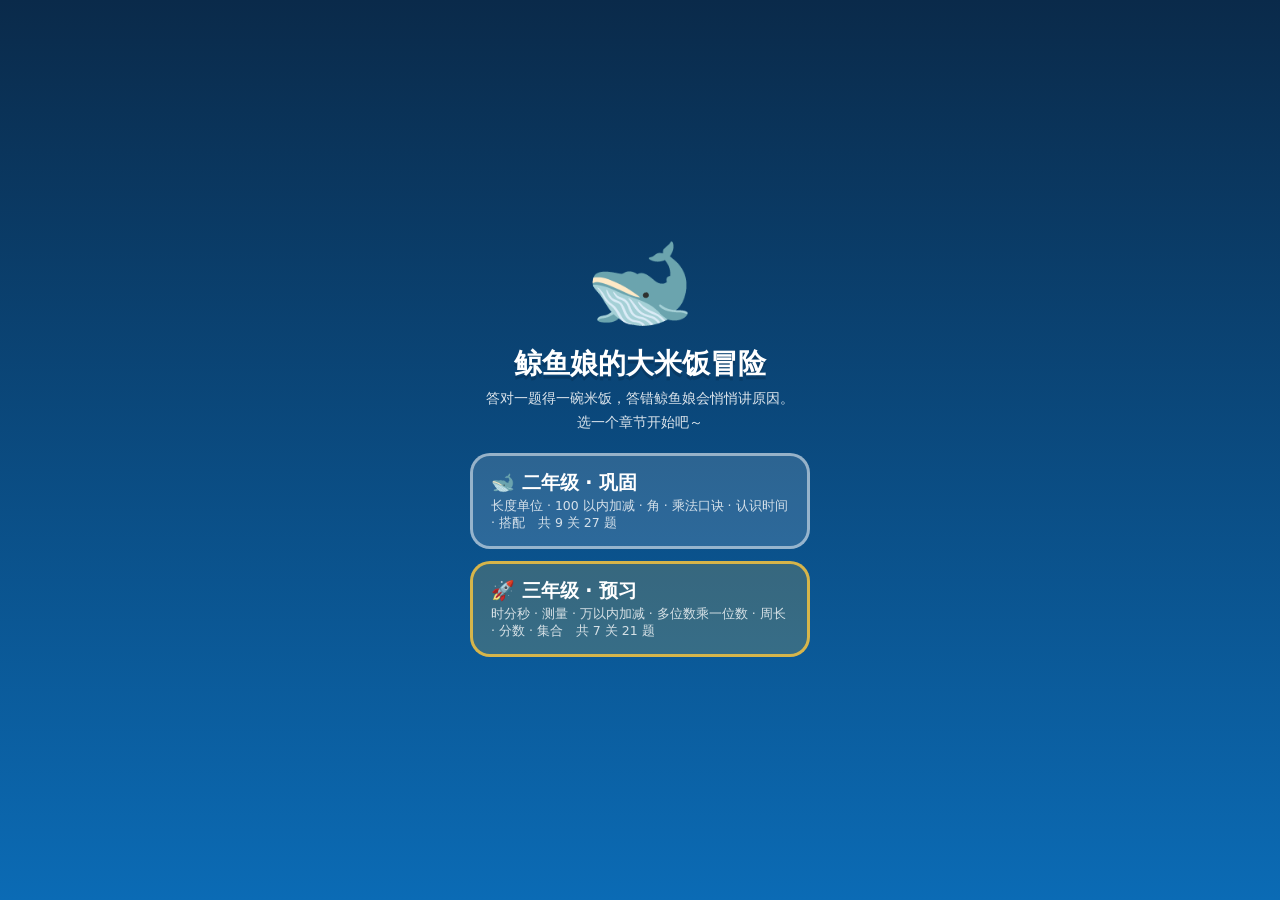
<file: math/index.html>
<!DOCTYPE html>
<html lang="zh-CN">
<head>
<meta charset="UTF-8">
<meta name="viewport" content="width=device-width, initial-scale=1.0, maximum-scale=1.0, user-scalable=no">
<meta name="theme-color" content="#0b6bb5">
<meta name="apple-mobile-web-app-capable" content="yes">
<meta name="apple-mobile-web-app-status-bar-style" content="black-translucent">
<meta name="format-detection" content="telephone=no">
<title>鲸鱼娘的大米饭冒险</title>
<style>
  :root{
    --deep:#06345a;
    --sea:#0b6bb5;
    --sky:#7fd3ff;
    --rice:#fffaf0;
    --gold:#ffc93c;
    --green:#2ecc71;
    --red:#ff6b6b;
    --ink:#123;
  }
  *{box-sizing:border-box; -webkit-tap-highlight-color:transparent;}
  html,body{height:100%;}
  body{
    margin:0;
    font-family:"PingFang SC","Microsoft YaHei","Hiragino Sans GB",system-ui,sans-serif;
    color:var(--ink);
    background:linear-gradient(180deg,#7fd3ff 0%,#3aa7e0 45%,#0b6bb5 100%);
    overflow:hidden;
    user-select:none;
  }
  .bubbles{position:fixed; inset:0; overflow:hidden; pointer-events:none; z-index:0;}
  .bubble{
    position:absolute; bottom:-40px; border-radius:50%;
    background:rgba(255,255,255,.35);
    animation:rise linear infinite;
  }
  @keyframes rise{
    0%{transform:translateY(0) scale(.6); opacity:0;}
    10%{opacity:.8;}
    100%{transform:translateY(-110vh) scale(1.1); opacity:0;}
  }
  .wave{
    position:fixed; left:-10%; width:120%; height:16vh; bottom:-4vh; z-index:0;
    background:radial-gradient(ellipse at 50% 0%, #4fc3f7 0%, transparent 70%);
    opacity:.45;
    animation:wave 6s ease-in-out infinite;
  }
  @keyframes wave{
    0%,100%{transform:translateY(0) scaleY(1);}
    50%{transform:translateY(-1.5vh) scaleY(1.08);}
  }

  .app{
    position:relative; z-index:2;
    width:min(520px,100%);
    height:100vh;
    height:100dvh;
    margin:0 auto;
    display:flex; flex-direction:column;
    padding:10px 14px calc(14px + env(safe-area-inset-bottom, 0px));
  }

  .hud{
    display:flex; align-items:center; justify-content:space-between;
    gap:8px; padding:6px 4px 10px;
    color:#fff; font-size:13px; font-weight:700;
    text-shadow:0 1px 2px rgba(0,0,0,.25);
  }
  .hud .pill{
    display:flex; align-items:center; gap:5px;
    background:rgba(255,255,255,.22);
    border:1px solid rgba(255,255,255,.35);
    padding:5px 10px; border-radius:999px;
    backdrop-filter:blur(4px);
  }
  .dots{display:flex; gap:4px; align-items:center;}
  .dot{width:9px; height:9px; border-radius:50%; background:rgba(255,255,255,.35);}
  .dot.done{background:var(--gold); box-shadow:0 0 6px var(--gold);}
  .dot.now{background:#fff; transform:scale(1.25);}
  .hudright{display:flex; align-items:center; gap:8px;}
  .mute{
    width:34px; height:34px; border-radius:50%;
    border:1px solid rgba(255,255,255,.35);
    background:rgba(255,255,255,.22);
    color:#fff; font-size:16px; line-height:1;
    cursor:pointer; backdrop-filter:blur(4px);
    display:flex; align-items:center; justify-content:center;
    padding:0;
  }
  .mute:active{transform:scale(.94);}

  .stage{
    position:relative; flex:1;
    display:flex; align-items:flex-end; justify-content:center;
    min-height:100px; max-height:190px;
  }
  .whale{
    font-size:70px; line-height:1;
    filter:drop-shadow(0 8px 10px rgba(0,0,0,.2));
    animation:swim 3.6s ease-in-out infinite;
    transform-origin:center bottom;
    will-change:transform;
  }
  @keyframes swim{
    0%{transform:translateX(-8px) translateY(0) rotate(-5deg);}
    25%{transform:translateX(0) translateY(-9px) rotate(3deg);}
    50%{transform:translateX(8px) translateY(-2px) rotate(5deg);}
    75%{transform:translateX(0) translateY(-9px) rotate(-3deg);}
    100%{transform:translateX(-8px) translateY(0) rotate(-5deg);}
  }
  .whale.sad{animation:sadshake .5s ease;}
  @keyframes sadshake{
    0%,100%{transform:rotate(0) translateX(0);}
    25%{transform:rotate(-9deg) translateX(-5px);}
    75%{transform:rotate(9deg) translateX(5px);}
  }
  @keyframes float{
    0%,100%{transform:translateY(0) rotate(-2deg);}
    50%{transform:translateY(-10px) rotate(2deg);}
  }
  .whale.happy{animation:jump .7s ease;}
  @keyframes jump{
    0%{transform:translateY(0) scale(1);}
    30%{transform:translateY(-26px) scale(1.12) rotate(-8deg);}
    60%{transform:translateY(0) scale(.96,1.04);}
    100%{transform:translateY(0) scale(1);}
  }
  .speech{
    position:absolute; top:-2px;
    background:var(--rice); color:var(--deep);
    padding:8px 14px; border-radius:14px;
    font-size:14px; font-weight:700; white-space:nowrap;
    box-shadow:0 6px 16px rgba(0,0,0,.18);
    opacity:0; transform:translateY(6px) scale(.9);
    transition:.25s ease;
  }
  .speech.show{opacity:1; transform:translateY(0) scale(1);}
  .speech::after{
    content:""; position:absolute; bottom:-7px; left:50%; margin-left:-6px;
    border:6px solid transparent; border-top-color:var(--rice); border-bottom:0;
  }

  .card{
    background:var(--rice);
    border-radius:26px;
    padding:16px 15px 15px;
    box-shadow:0 14px 30px rgba(0,20,50,.25);
    border:3px solid rgba(255,255,255,.8);
    margin-top:4px;
  }
  .qtag{
    display:inline-block; font-size:12px; font-weight:800; color:#fff;
    background:linear-gradient(135deg,#3aa7e0,#0b6bb5);
    padding:4px 11px; border-radius:999px; margin-bottom:9px;
  }
  .qtag.gold{background:linear-gradient(135deg,#ffb703,#f7730a);}
  .q{
    font-size:18px; line-height:1.55; font-weight:800;
    min-height:54px; margin:0 0 12px;
  }
  .opts{display:flex; flex-direction:column; gap:9px;}
  .opt{
    display:flex; align-items:center; gap:10px;
    width:100%; text-align:left;
    border:2.5px solid #dfe8ef;
    background:#fff;
    border-radius:18px;
    padding:12px 13px;
    font-size:16.5px; font-weight:700; color:var(--ink);
    cursor:pointer;
    transition:.15s ease;
    font-family:inherit;
  }
  .opt .k{
    flex:0 0 30px; height:30px; border-radius:50%;
    background:#eef5fb; color:var(--sea);
    display:flex; align-items:center; justify-content:center;
    font-size:15px; font-weight:900;
  }
  .opt:active{transform:scale(.98);}
  .opt.correct{
    border-color:var(--green); background:#eafaf0;
    animation:pop .4s ease;
  }
  .opt.correct .k{background:var(--green); color:#fff;}
  .opt.wrong{
    border-color:var(--red); background:#fff0f0;
    animation:shake .4s ease;
  }
  .opt.wrong .k{background:var(--red); color:#fff;}
  .opt.dim{opacity:.45;}
  @keyframes shake{
    0%,100%{transform:translateX(0);}
    25%{transform:translateX(-7px);}
    50%{transform:translateX(7px);}
    75%{transform:translateX(-4px);}
  }
  @keyframes pop{
    0%{transform:scale(1);}
    50%{transform:scale(1.03);}
    100%{transform:scale(1);}
  }

  .feedback{
    margin-top:10px; font-size:14.5px; line-height:1.6;
    padding:11px 13px; border-radius:16px;
    display:none;
    animation:fadeIn .25s ease;
  }
  .feedback.show{display:block;}
  .feedback.hint{background:#fff7e0; color:#8a6100; border:2px dashed #ffd166;}
  .feedback.tip{background:#eef7ff; color:#0b4f7a; border:2px solid #b9e0ff;}
  @keyframes fadeIn{from{opacity:0; transform:translateY(6px);} to{opacity:1; transform:none;}}

  .nextbtn{
    display:none; width:100%; margin-top:10px;
    border:none; border-radius:18px; padding:14px;
    font-size:17px; font-weight:900; color:#fff; font-family:inherit;
    background:linear-gradient(135deg,#ffb703,#ff8800);
    box-shadow:0 8px 18px rgba(255,150,0,.35);
    cursor:pointer;
  }
  .nextbtn.show{display:block;}
  .nextbtn:active{transform:scale(.98);}
  .nextbtn:disabled{
    background:linear-gradient(135deg,#cfd6dd,#aab4be);
    box-shadow:none; cursor:not-allowed; opacity:.9;
    color:#fff;
  }
  .reward{
    margin:6px 0 10px; padding:10px 14px;
    border-radius:16px; font-size:15px; font-weight:900;
    background:linear-gradient(135deg,#fff6d8,#ffe08a);
    color:#8a4b00; border:2px solid #ffcf4d;
    animation:pop .5s ease;
  }
  .reward.big{
    background:linear-gradient(135deg,#fff3c4,#ffd54f);
    border-color:#ffb300;
    font-size:16px;
    box-shadow:0 0 18px rgba(255,193,7,.55);
  }
  .confetti{
    position:fixed; width:10px; height:14px; z-index:80;
    pointer-events:none; border-radius:2px;
    animation:fall linear forwards;
  }
  @keyframes fall{
    0%{transform:translateY(-40px) rotate(0deg); opacity:1;}
    100%{transform:translateY(105vh) rotate(720deg); opacity:.9;}
  }

  .screen{
    position:fixed; inset:0; z-index:20;
    display:flex; flex-direction:column; align-items:center; justify-content:center;
    padding:22px; text-align:center; color:#fff;
    background:linear-gradient(180deg,#0a2a4a 0%,#0b6bb5 100%);
    transition:opacity .4s ease;
    overflow-y:auto;
  }
  .screen.hide{opacity:0; pointer-events:none;}
  .bigwhale{font-size:88px; animation:float 3s ease-in-out infinite;}
  .title{
    font-size:28px; font-weight:900; margin:10px 0 4px;
    text-shadow:0 4px 0 rgba(0,0,0,.15);
  }
  .sub{font-size:14px; opacity:.85; line-height:1.7; max-width:360px; margin-bottom:18px;}
  .chapterbtn{
    display:flex; flex-direction:column; align-items:flex-start; gap:2px;
    width:min(340px,88vw); text-align:left;
    border:3px solid rgba(255,255,255,.5);
    border-radius:20px; padding:14px 18px; margin-bottom:12px;
    background:rgba(255,255,255,.14);
    color:#fff; font-family:inherit; cursor:pointer;
    transition:.15s ease;
  }
  .chapterbtn:active{transform:scale(.98);}
  .chapterbtn b{font-size:19px;}
  .chapterbtn span{font-size:12.5px; opacity:.8;}
  .chapterbtn.gold{border-color:rgba(255,201,60,.8); background:rgba(255,201,60,.18);}

  .resultcard{
    background:var(--rice); color:var(--ink);
    border-radius:26px; padding:22px 20px;
    width:min(380px,92vw);
    box-shadow:0 20px 50px rgba(0,0,0,.35);
  }
  .resultcard h2{margin:0 0 4px; font-size:23px; color:var(--deep);}
  .score{font-size:44px; font-weight:900; color:#e67e22; margin:4px 0;}
  .score small{font-size:15px; color:#888; font-weight:700;}
  .passline{
    display:inline-block; font-size:16px; font-weight:900;
    padding:5px 18px; border-radius:999px; margin:2px 0 8px;
  }
  .passline.ok{background:#e8f9ee; color:#1e9e52; border:2px solid #7fdc9f;}
  .passline.no{background:#fff0f0; color:#d33; border:2px solid #ffb3b3;}
  .flying-rice{
    position:fixed; font-size:32px; z-index:70; pointer-events:none;
    transform:translate(-50%,-50%);
    transition:transform .72s cubic-bezier(.4,0,.55,1), opacity .72s ease;
    filter:drop-shadow(0 4px 6px rgba(0,0,0,.2));
  }
  .whale.eating{animation:eat .6s ease;}
  @keyframes eat{
    0%{transform:scale(1);}
    40%{transform:scale(1.18,.9) translateY(4px);}
    70%{transform:scale(.94,1.07);}
    100%{transform:scale(1);}
  }
  .medal{font-size:38px;}
  .nameline{font-size:14.5px; color:#666; margin:8px 0 14px;}
  .btnrow{display:flex; gap:10px; justify-content:center;}
  .startbtn{
    border:none; border-radius:999px; padding:14px 30px;
    font-size:17px; font-weight:900; color:#7a4a00; font-family:inherit;
    background:linear-gradient(180deg,#ffe08a,#ffc93c);
    box-shadow:0 8px 0 #d99b00, 0 12px 20px rgba(0,0,0,.22);
    cursor:pointer; transition:.1s;
  }
  .startbtn:active{transform:translateY(3px); box-shadow:0 5px 0 #d99b00;}

  .toast{
    position:fixed; left:50%; top:36%; transform:translate(-50%,-50%) scale(.7);
    background:rgba(255,255,255,.95); color:var(--deep);
    padding:14px 26px; border-radius:18px; font-size:22px; font-weight:900;
    opacity:0; pointer-events:none; z-index:50; transition:.25s ease;
    box-shadow:0 12px 30px rgba(0,0,0,.25);
  }
  .toast.show{opacity:1; transform:translate(-50%,-50%) scale(1);}
  @media (max-height: 680px){
    .whale{font-size:52px;}
    .stage{min-height:74px; max-height:120px;}
    .q{font-size:16.5px; min-height:44px;}
    .opt{padding:10px 12px; font-size:15.5px;}
    .card{padding:13px 12px 12px;}
    .title{font-size:24px;}
    .bigwhale{font-size:64px;}
  }
</style>
</head>
<body>

<div class="bubbles" id="bubbles"></div>
<div class="wave"></div>

<!-- 开始页 -->
<div class="screen" id="startScreen">
  <div class="bigwhale">🐋</div>
  <div class="title">鲸鱼娘的大米饭冒险</div>
  <div class="sub">答对一题得一碗米饭，答错鲸鱼娘会悄悄讲原因。<br>选一个章节开始吧～</div>
  <button class="chapterbtn" id="btnG2">
    <b>🐋 二年级 · 巩固</b>
    <span>长度单位 · 100 以内加减 · 角 · 乘法口诀 · 认识时间 · 搭配　共 9 关 27 题</span>
  </button>
  <button class="chapterbtn gold" id="btnG3">
    <b>🚀 三年级 · 预习</b>
    <span>时分秒 · 测量 · 万以内加减 · 多位数乘一位数 · 周长 · 分数 · 集合　共 7 关 21 题</span>
  </button>
</div>

<!-- 结算页 -->
<div class="screen hide" id="endScreen">
  <div class="resultcard">
    <div class="medal" id="medal">🏆</div>
    <h2 id="endTitle">冒险完成啦！</h2>
    <div class="score"><span id="scoreNum">0</span><small> 分</small></div>
    <div class="passline ok" id="passLine">✅ 及格</div>
    <div class="nameline" id="riceInfo">答对 0 / 27 题 · 🍚 0 碗</div>
    <div class="nameline" id="praise">天天真棒！</div>
    <div class="reward" id="reward" style="display:none"></div>
    <div class="btnrow">
      <button class="startbtn" id="againBtn">再玩一次</button>
      <button class="startbtn" id="homeBtn" style="background:linear-gradient(180deg,#cfe9ff,#8fd0ff);color:#0b4f7a;box-shadow:0 8px 0 #4a9ad4,0 12px 20px rgba(0,0,0,.2)">换一章</button>
    </div>
  </div>
</div>

<!-- 主界面 -->
<div class="app">
  <div class="hud">
    <div class="pill">🍚 <span id="riceHud">0</span></div>
    <div class="dots" id="dots"></div>
    <div class="hudright">
      <div class="pill">⭐ <span id="starHud">0</span></div>
      <button class="mute" id="muteBtn" title="背景音乐">🔊</button>
    </div>
  </div>

  <div class="stage">
    <div class="speech" id="speech">冲呀！</div>
    <div class="whale" id="whale">🐋</div>
  </div>

  <div class="card">
    <span class="qtag" id="qtag">第 1 关</span>
    <p class="q" id="qtext">题目</p>
    <div class="opts" id="opts"></div>
    <div class="feedback" id="feedback"></div>
    <button class="nextbtn" id="nextBtn">下一题 →</button>
  </div>
</div>

<div class="toast" id="toast">太棒啦！</div>

<script>
/* ================= 题库 ================= */
const CHAPTERS = [
  {
    id: "g2",
    name: "二年级 · 巩固",
    levels: [
      {
        name: "数字海洋", icon: "🌊",
        qs: [
          {
            q: "3□＋35 的得数，一定比 60 大吗？",
            opts: ["一定比 60 大", "不一定", "一定比 60 小"],
            a: 0,
            hint: "3□ 最小是 30 哦，再算算看。",
            tip: "3□ 最小是 30，30＋35＝65，所以一定比 60 大。"
          },
          {
            q: "90－3□ 的得数，一定比 60 大吗？",
            opts: ["一定比 60 大", "不一定", "一定比 60 小"],
            a: 1,
            hint: "3□ 最大可以是 39，减一减试试。",
            tip: "90－39＝51，比 60 小；90－30＝60，刚好等于 60。所以不一定。"
          },
          {
            q: "4□＋2□ 的得数，一定比 60 大吗？",
            opts: ["一定比 60 大", "不一定", "一定比 60 小"],
            a: 1,
            hint: "最小的 4□ 和 2□ 加起来是多少？",
            tip: "40＋20＝60，刚好等于 60，不“大于”60，所以不一定。"
          },
          {
            q: "5□＋20 的得数，一定比 60 大吗？",
            opts: ["一定比 60 大", "不一定", "一定比 60 小"],
            a: 0,
            hint: "5□ 最小是 50，加 20 是多少？",
            tip: "50＋20＝70，最小也超过 60，所以一定比 60 大。"
          },
          {
            q: "83－4□ 的得数，一定比 40 大吗？",
            opts: ["一定比 40 大", "不一定", "一定比 40 小"],
            a: 1,
            hint: "4□ 最大可以是 49，83 减 49 试试。",
            tip: "83－49＝34，比 40 小；83－40＝43，比 40 大。所以不一定。"
          }
        ]
      },
      {
        name: "括号迷宫", icon: "🧩",
        qs: [
          {
            q: "72－(51－9)＝？",
            opts: ["12", "30", "21"],
            a: 1,
            hint: "有括号，先算括号里的 51－9。",
            tip: "先算 51－9＝42，再算 72－42＝30。"
          },
          {
            q: "62－(41－8)＝？",
            opts: ["29", "21", "13"],
            a: 0,
            hint: "先算 41－8，再拿 62 去减。",
            tip: "41－8＝33，62－33＝29。"
          },
          {
            q: "60－36＝？",
            opts: ["24", "34", "44"],
            a: 0,
            hint: "个位 0 减 6 不够，要退位哦。",
            tip: "60－36＝24。个位退一当十，10－6＝4，十位剩 5－3＝2。"
          },
          {
            q: "80－(26＋14)＝？",
            opts: ["40", "60", "30"],
            a: 0,
            hint: "先算括号里的 26＋14。",
            tip: "26＋14＝40，80－40＝40。"
          },
          {
            q: "45－(20－8)＝？",
            opts: ["33", "17", "27"],
            a: 0,
            hint: "先算括号里的 20－8。",
            tip: "20－8＝12，45－12＝33。"
          }
        ]
      },
      {
        name: "谁多谁少", icon: "⚖️",
        qs: [
          {
            q: "淘淘写了 45 个大字，____，依依写了多少个大字？<br>算式是 45－9＝36，横线上应该填什么？",
            opts: ["依依比淘淘多写 9 个", "淘淘比依依多写 9 个", "淘淘比依依少写 9 个"],
            a: 1,
            hint: "45 减 9 变少了，说明谁多？",
            tip: "45－9＝36，说明依依比淘淘少 9 个，也就是淘淘比依依多写 9 个。"
          },
          {
            q: "书架上有 32 本书，____，下层有多少本？<br>算式是 32－8＝24，横线上填什么？",
            opts: ["下层比上层多 8 本", "上层比下层多 8 本", "上层比下层少 8 本"],
            a: 1,
            hint: "32 变成 24，是变少了还是变多了？",
            tip: "32－8＝24，下层比上层少 8 本，也就是上层比下层多 8 本。"
          },
          {
            q: "小明有 28 张卡片，____，小红有多少张？<br>算式是 28＋6＝34，横线上填什么？",
            opts: ["小红比小明多 6 张", "小明比小红多 6 张", "小明比小红少 6 张"],
            a: 0,
            hint: "28 加 6 变多了，说明小红怎么样？",
            tip: "28＋6＝34，说明小红比小明多 6 张。"
          },
          {
            q: "小红有 36 颗糖，____，小刚有多少颗？<br>算式是 36＋7＝43，横线上填什么？",
            opts: ["小刚比小红多 7 颗", "小红比小刚多 7 颗", "小红比小刚少 7 颗"],
            a: 0,
            hint: "36 加 7 变多了。",
            tip: "36＋7＝43，说明小刚比小红多 7 颗。"
          },
          {
            q: "树上有 54 只鸟，____，树下有多少只？<br>算式是 54－6＝48，横线上填什么？",
            opts: ["树上比树下多 6 只", "树下比树上多 6 只", "树上比树下少 6 只"],
            a: 0,
            hint: "54 减 6 变少了，树上更多还是更少？",
            tip: "54－6＝48，树上比树下多 6 只。"
          }
        ]
      },
      {
        name: "跳跳岛", icon: "🐒",
        qs: [
          {
            q: "小猴每次跳 2 格，跳了 5 次，一共跳了几格？",
            opts: ["7 格", "10 格", "12 格"],
            a: 1,
            hint: "5 个 2 相加，用乘法算更快。",
            tip: "2×5＝10（格）。"
          },
          {
            q: "小兔每次跳 3 格，跳了 4 次，一共跳了几格？",
            opts: ["7 格", "12 格", "9 格"],
            a: 1,
            hint: "4 个 3 相加是多少？",
            tip: "3×4＝12（格）。"
          },
          {
            q: "7 个 8 相加，用乘法怎么算？",
            opts: ["8×7＝56", "8×7＝54", "7＋8＝15"],
            a: 0,
            hint: "7 个 8 写成乘法是 8×7，口诀是七八五十六。",
            tip: "8×7＝56，口诀：七八五十六。"
          },
          {
            q: "4 个 6 相加，用乘法怎么算？",
            opts: ["6×4＝24", "6×4＝18", "4＋6＝10"],
            a: 0,
            hint: "口诀：四六二十四。",
            tip: "6×4＝24。"
          },
          {
            q: "9×3＝？",
            opts: ["27", "24", "21"],
            a: 0,
            hint: "口诀：三九二十七。",
            tip: "9×3＝27。"
          },
          {
            q: "8×8＝？",
            opts: ["64", "56", "72"],
            a: 0,
            hint: "口诀：八八六十四。",
            tip: "8×8＝64。"
          }
        ]
      },
      {
        name: "单位天平", icon: "📏",
        qs: [
          {
            q: "47－19 ○ 30，○ 里填什么？",
            opts: ["＞", "＜", "＝"],
            a: 1,
            hint: "先算 47－19 等于几。",
            tip: "47－19＝28，28＜30。"
          },
          {
            q: "30 厘米 ○ 3 米，○ 里填什么？",
            opts: ["＞", "＜", "＝"],
            a: 1,
            hint: "1 米＝100 厘米，3 米是多少厘米？",
            tip: "3 米＝300 厘米，30＜300。"
          },
          {
            q: "58 厘米＋42 厘米 ○ 1 米，○ 里填什么？",
            opts: ["＞", "＜", "＝"],
            a: 2,
            hint: "先算 58＋42 等于多少厘米。",
            tip: "58＋42＝100 厘米，100 厘米＝1 米，所以相等。"
          },
          {
            q: "1 米 ○ 100 厘米，○ 里填什么？",
            opts: ["＞", "＜", "＝"],
            a: 2,
            hint: "1 米就是 100 厘米。",
            tip: "1 米＝100 厘米，相等。"
          },
          {
            q: "5 米 ○ 400 厘米，○ 里填什么？",
            opts: ["＞", "＜", "＝"],
            a: 0,
            hint: "5 米＝500 厘米。",
            tip: "5 米＝500 厘米，500＞400。"
          }
        ]
      },
      {
        name: "角角乐园", icon: "📐",
        qs: [
          {
            q: "一个长方形有几个直角？",
            opts: ["2 个", "4 个", "6 个"],
            a: 1,
            hint: "数一数长方形的四个角。",
            tip: "长方形有 4 个角，而且 4 个都是直角。"
          },
          {
            q: "比直角小的角叫什么角？",
            opts: ["锐角", "钝角", "直角"],
            a: 0,
            hint: "比直角小的是锐角，比直角大的是钝角。",
            tip: "比直角小的角叫锐角，比直角大的角叫钝角。"
          },
          {
            q: "长方形加一条对角线，一共有几条线段？",
            opts: ["4 条", "5 条", "6 条"],
            a: 1,
            hint: "4 条边，再加 1 条对角线。",
            tip: "4 条边＋1 条对角线＝5 条线段。"
          },
          {
            q: "比直角大的角叫什么角？",
            opts: ["钝角", "锐角", "直角"],
            a: 0,
            hint: "张开得比直角还大的那个角。",
            tip: "比直角大的角叫钝角。"
          },
          {
            q: "一个三角形最多有几个直角？",
            opts: ["1 个", "2 个", "3 个"],
            a: 0,
            hint: "三角形里最多只有一个直角。",
            tip: "一个三角形最多只有 1 个直角。"
          }
        ]
      },
      {
        name: "米饭厨房", icon: "🍚",
        qs: [
          {
            q: "3 盘桃子，每盘 5 个，另外还有 2 个。<br>下面哪个算式是<b>错</b>的？",
            opts: ["5×3＋2", "5×4－3", "5×3－2"],
            a: 2,
            hint: "先算一共 17 个，再找一个不等于 17 的。",
            tip: "5×3＋2＝17，5×4－3＝17，只有 5×3－2＝13 是错的。"
          },
          {
            q: "3 串糖葫芦，每串 6 个，又加了 2 个，一共几个？",
            opts: ["20 个", "18 个", "22 个"],
            a: 0,
            hint: "6×3 再加 2。",
            tip: "6×3＋2＝20（个）。"
          },
          {
            q: "一根绳子长 1 米，剪去 35 厘米，还剩多少厘米？",
            opts: ["65 厘米", "75 厘米", "35 厘米"],
            a: 0,
            hint: "先把 1 米换成厘米。",
            tip: "1 米＝100 厘米，100－35＝65（厘米）。"
          },
          {
            q: "4 盘苹果，每盘 6 个，吃了 5 个，还剩几个？",
            opts: ["19 个", "24 个", "29 个"],
            a: 0,
            hint: "先算 6×4，再减 5。",
            tip: "6×4－5＝19（个）。"
          },
          {
            q: "2 盒铅笔，每盒 8 支，又买了 3 支，一共几支？",
            opts: ["19 支", "16 支", "11 支"],
            a: 0,
            hint: "先算 8×2，再加 3。",
            tip: "8×2＋3＝19（支）。"
          }
        ]
      },
      {
        name: "时间小火车", icon: "⏰",
        qs: [
          {
            q: "1 时等于多少分？",
            opts: ["60 分", "100 分", "30 分"],
            a: 0,
            hint: "分针走一圈，时针正好走一大格。",
            tip: "1 时＝60 分。"
          },
          {
            q: "分针指向 6，时针在 3 和 4 之间，现在是几时几分？",
            opts: ["3 时 30 分", "6 时 3 分", "3 时 6 分"],
            a: 0,
            hint: "分针指 6 是 30 分，时针还没走到 4。",
            tip: "分针指 6 是 30 分，时针在 3 和 4 之间，所以是 3 时 30 分。"
          },
          {
            q: "现在是 8 时 20 分，再过 40 分钟是几时几分？",
            opts: ["9 时", "8 时 60 分", "9 时 40 分"],
            a: 0,
            hint: "20 分＋40 分＝60 分，60 分就是 1 时。",
            tip: "8 时 20 分＋40 分＝8 时 60 分＝9 时。"
          },
          {
            q: "分针走一大格是多少分钟？",
            opts: ["5 分钟", "1 分钟", "10 分钟"],
            a: 0,
            hint: "钟面上每个大格里有 5 个小格。",
            tip: "分针走一小格是 1 分，走一大格是 5 分钟。"
          },
          {
            q: "9 时 45 分，分针指向数字几？",
            opts: ["9", "45", "8"],
            a: 0,
            hint: "45 分就是 9 个大格，分针指 9。",
            tip: "45 分＝9 个 5 分，分针指向 9。"
          }
        ]
      },
      {
        name: "搭配衣橱", icon: "👕",
        qs: [
          {
            q: "有 2 件上衣、3 条裤子，一件上衣配一条裤子，一共有几种穿法？",
            opts: ["5 种", "6 种", "4 种"],
            a: 1,
            hint: "每件上衣都能配 3 条裤子。",
            tip: "2×3＝6（种）。"
          },
          {
            q: "用 1、2、3 三张数字卡片，能摆出几个不同的两位数？",
            opts: ["6 个", "3 个", "9 个"],
            a: 0,
            hint: "十位有 3 种选法，个位剩下 2 种。",
            tip: "12、13、21、23、31、32，一共 6 个。"
          },
          {
            q: "3 个小朋友，每两人握一次手，一共握几次？",
            opts: ["3 次", "6 次", "2 次"],
            a: 0,
            hint: "甲乙、甲丙、乙丙。",
            tip: "一共 3 次：甲乙、甲丙、乙丙。"
          },
          {
            q: "有 3 件上衣、2 条裙子，一件上衣配一条裙子，一共有几种搭配？",
            opts: ["6 种", "5 种", "8 种"],
            a: 0,
            hint: "3 乘 2。",
            tip: "3×2＝6（种）。"
          },
          {
            q: "饮料有 3 种，点心有 2 种，各选一种，有几种选法？",
            opts: ["6 种", "5 种", "9 种"],
            a: 0,
            hint: "每种饮料都能配 2 种点心。",
            tip: "3×2＝6（种）。"
          }
        ]
      }
    ]
  },
  {
    id: "g3",
    name: "三年级 · 预习",
    levels: [
      {
        name: "时分秒", icon: "⏱️",
        qs: [
          {
            q: "2 分等于多少秒？",
            opts: ["120 秒", "20 秒", "200 秒"],
            a: 0,
            hint: "1 分＝60 秒。",
            tip: "1 分＝60 秒，2 分＝120 秒。"
          },
          {
            q: "1 时 20 分等于多少分？",
            opts: ["80 分", "120 分", "60 分"],
            a: 0,
            hint: "1 时先换成 60 分。",
            tip: "1 时＝60 分，60＋20＝80（分）。"
          },
          {
            q: "小明 7 时 30 分出门，走了 25 分钟到学校，他到学校是几时几分？",
            opts: ["7 时 55 分", "7 时 45 分", "8 时 5 分"],
            a: 0,
            hint: "30 分＋25 分＝55 分。",
            tip: "7 时 30 分＋25 分＝7 时 55 分。"
          },
          {
            q: "3 分等于多少秒？",
            opts: ["180 秒", "30 秒", "300 秒"],
            a: 0,
            hint: "3 个 60 秒。",
            tip: "3×60＝180（秒）。"
          },
          {
            q: "180 秒等于多少分？",
            opts: ["3 分", "18 分", "1 分"],
            a: 0,
            hint: "60 秒是 1 分，180 里有几个 60？",
            tip: "180÷60＝3（分）。"
          }
        ]
      },
      {
        name: "测量能手", icon: "📐",
        qs: [
          {
            q: "5 厘米等于多少毫米？",
            opts: ["50 毫米", "5 毫米", "500 毫米"],
            a: 0,
            hint: "1 厘米＝10 毫米。",
            tip: "1 厘米＝10 毫米，5 厘米＝50 毫米。"
          },
          {
            q: "3 千米等于多少米？",
            opts: ["3000 米", "300 米", "30 米"],
            a: 0,
            hint: "1 千米＝1000 米。",
            tip: "1 千米＝1000 米，3 千米＝3000 米。"
          },
          {
            q: "1 吨等于多少千克？",
            opts: ["1000 千克", "100 千克", "10 千克"],
            a: 0,
            hint: "吨是很大的质量单位。",
            tip: "1 吨＝1000 千克。"
          },
          {
            q: "8 分米等于多少厘米？",
            opts: ["80 厘米", "8 厘米", "800 厘米"],
            a: 0,
            hint: "1 分米＝10 厘米。",
            tip: "1 分米＝10 厘米，8 分米＝80 厘米。"
          },
          {
            q: "6000 米等于多少千米？",
            opts: ["6 千米", "60 千米", "600 千米"],
            a: 0,
            hint: "1000 米是 1 千米。",
            tip: "6000÷1000＝6（千米）。"
          }
        ]
      },
      {
        name: "万以内加减", icon: "🔢",
        qs: [
          {
            q: "356＋278＝？",
            opts: ["634", "524", "633"],
            a: 0,
            hint: "个位 6＋8＝14，要进一。",
            tip: "356＋278＝634。"
          },
          {
            q: "702－458＝？",
            opts: ["244", "254", "344"],
            a: 0,
            hint: "个位 2 减 8 不够，要退位。",
            tip: "702－458＝244。"
          },
          {
            q: "500－236＝？",
            opts: ["264", "364", "274"],
            a: 0,
            hint: "连续退位，要小心。",
            tip: "500－236＝264。"
          },
          {
            q: "468＋257＝？",
            opts: ["725", "715", "825"],
            a: 0,
            hint: "个位 8＋7＝15，十位 6＋5＋1＝12。",
            tip: "468＋257＝725。"
          },
          {
            q: "800－356＝？",
            opts: ["444", "454", "344"],
            a: 0,
            hint: "连续退位。",
            tip: "800－356＝444。"
          }
        ]
      },
      {
        name: "乘法小火箭", icon: "🚀",
        qs: [
          {
            q: "23×4＝？",
            opts: ["92", "82", "86"],
            a: 0,
            hint: "先算 20×4，再算 3×4。",
            tip: "20×4＝80，3×4＝12，80＋12＝92。"
          },
          {
            q: "125×6＝？",
            opts: ["750", "650", "725"],
            a: 0,
            hint: "先算 100×6，再算 25×6。",
            tip: "100×6＝600，25×6＝150，600＋150＝750。"
          },
          {
            q: "308×3＝？",
            opts: ["924", "884", "942"],
            a: 0,
            hint: "中间的 0 也要乘。",
            tip: "300×3＝900，8×3＝24，900＋24＝924。"
          },
          {
            q: "46×3＝？",
            opts: ["138", "128", "148"],
            a: 0,
            hint: "40×3 再加 6×3。",
            tip: "40×3＝120，6×3＝18，120＋18＝138。"
          },
          {
            q: "207×4＝？",
            opts: ["828", "808", "848"],
            a: 0,
            hint: "200×4 再加 7×4。",
            tip: "200×4＝800，7×4＝28，800＋28＝828。"
          }
        ]
      },
      {
        name: "周长城堡", icon: "🏰",
        qs: [
          {
            q: "长方形长 5 厘米、宽 3 厘米，周长是多少？",
            opts: ["16 厘米", "8 厘米", "15 厘米"],
            a: 0,
            hint: "周长＝(长＋宽)×2。",
            tip: "(5＋3)×2＝16（厘米）。"
          },
          {
            q: "正方形边长 4 分米，周长是多少？",
            opts: ["16 分米", "8 分米", "12 分米"],
            a: 0,
            hint: "周长＝边长×4。",
            tip: "4×4＝16（分米）。"
          },
          {
            q: "一个正方形的周长是 20 厘米，边长是多少？",
            opts: ["5 厘米", "10 厘米", "4 厘米"],
            a: 0,
            hint: "周长除以 4 就是边长。",
            tip: "20÷4＝5（厘米）。"
          },
          {
            q: "长方形长 8 米、宽 2 米，周长是多少？",
            opts: ["20 米", "16 米", "10 米"],
            a: 0,
            hint: "(8＋2)×2。",
            tip: "(8＋2)×2＝20（米）。"
          },
          {
            q: "一个长方形周长 24 厘米，长 8 厘米，宽是多少？",
            opts: ["4 厘米", "6 厘米", "16 厘米"],
            a: 0,
            hint: "长＋宽＝周长÷2。",
            tip: "24÷2＝12，12－8＝4（厘米）。"
          }
        ]
      },
      {
        name: "分数果园", icon: "🍎",
        qs: [
          {
            q: "把一个饼平均分成 4 份，每份是这个饼的几分之几？",
            opts: ["1/4", "1/2", "4/1"],
            a: 0,
            hint: "平均分成 4 份，取其中 1 份。",
            tip: "平均分成 4 份，每份是 1/4。"
          },
          {
            q: "3/5 读作什么？",
            opts: ["五分之三", "三分之五", "五分之二"],
            a: 0,
            hint: "先读分母，再读分子。",
            tip: "3/5 读作五分之三。"
          },
          {
            q: "1/2＋1/2＝？",
            opts: ["1", "2/4", "1/4"],
            a: 0,
            hint: "两个一半合起来是一个整体。",
            tip: "1/2＋1/2＝1（一个整体）。"
          },
          {
            q: "2/3 读作什么？",
            opts: ["三分之二", "二分之三", "三分之三"],
            a: 0,
            hint: "先读下面的分母 3。",
            tip: "2/3 读作三分之二。"
          },
          {
            q: "3/4 里面有几个 1/4？",
            opts: ["3 个", "4 个", "1 个"],
            a: 0,
            hint: "分子是几，就有几个 1/4。",
            tip: "3/4 里面有 3 个 1/4。"
          }
        ]
      },
      {
        name: "集合小分队", icon: "🧺",
        qs: [
          {
            q: "参加语文小组的有 8 人，参加数学小组的有 9 人，两个都参加的 3 人。一共有多少人？",
            opts: ["14 人", "17 人", "20 人"],
            a: 0,
            hint: "8＋9 会把都参加的算两次。",
            tip: "8＋9－3＝14（人）。"
          },
          {
            q: "有 10 人喜欢吃苹果，12 人喜欢吃香蕉，两种都喜欢的有 4 人。一共有多少人？",
            opts: ["18 人", "22 人", "26 人"],
            a: 0,
            hint: "10＋12－4。",
            tip: "10＋12－4＝18（人）。"
          },
          {
            q: "班级 30 人，参加合唱的 18 人，参加画画的 15 人，两个都参加的 8 人。都没参加的有几人？",
            opts: ["5 人", "3 人", "7 人"],
            a: 0,
            hint: "先算至少参加一个的有多少人。",
            tip: "18＋15－8＝25（人），30－25＝5（人）。"
          },
          {
            q: "跳绳的有 12 人，踢毽子的有 10 人，两个都参加的 5 人。一共有多少人？",
            opts: ["17 人", "22 人", "27 人"],
            a: 0,
            hint: "12＋10－5。",
            tip: "12＋10－5＝17（人）。"
          },
          {
            q: "喜欢猫的有 9 人，喜欢狗的有 11 人，两种都喜欢的有 4 人。一共有多少人？",
            opts: ["16 人", "20 人", "24 人"],
            a: 0,
            hint: "9＋11－4。",
            tip: "9＋11－4＝16（人）。"
          }
        ]
      }
    ]
  }
];

/* ================= 状态 ================= */
const state = {
  chapter: 0,
  round: [],
  li: 0, qi: 0,
  rice: 0, stars: 0,
  wrong: 0,
  locked: false,
  levelPerfect: true
};

const $ = id => document.getElementById(id);
const whale = $("whale");
const speech = $("speech");
const toast = $("toast");

/* ================= 音效 ================= */
let ac = null;
function beep(freqs, dur=0.12, type="sine"){
  try{
    if(!ac) ac = new (window.AudioContext || window.webkitAudioContext)();
    if(ac.state === "suspended") ac.resume();
    freqs.forEach((f, i) => {
      const o = ac.createOscillator();
      const g = ac.createGain();
      o.type = type; o.frequency.value = f;
      const t0 = ac.currentTime + i * dur;
      g.gain.setValueAtTime(0.0001, t0);
      g.gain.exponentialRampToValueAtTime(0.18, t0 + 0.02);
      g.gain.exponentialRampToValueAtTime(0.0001, t0 + dur);
      o.connect(g); g.connect(ac.destination);
      o.start(t0); o.stop(t0 + dur + 0.02);
    });
  }catch(e){}
}
const soundGood = () => beep([660, 880, 1180], 0.1);
const soundBad  = () => beep([300, 220], 0.16, "triangle");
const soundWin  = () => beep([523, 659, 784, 1047], 0.14);

/* ================= 背景音乐 ================= */
const music = {
  ctx: null, master: null, playing: false,
  timer: null, nextTime: 0, step: 0, tempo: 104
};
const CHORDS = [
  [261.63, 329.63, 392.00],
  [220.00, 261.63, 329.63],
  [174.61, 220.00, 261.63],
  [196.00, 246.94, 293.66]
];
const MELODY = [
  523.25, 659.25, 783.99, 659.25,
  880.00, 783.99, 659.25, 587.33,
  698.46, 880.00, 523.25, 880.00,
  783.99, 659.25, 587.33, 523.25,
  659.25, 783.99, 523.25, 659.25,
  587.33, 523.25, 440.00, 392.00,
  440.00, 523.25, 659.25, 783.99,
  523.25, null, null, null
];

function musicNote(freq, t, dur, vol, type){
  const o = music.ctx.createOscillator();
  const g = music.ctx.createGain();
  o.type = type || "triangle";
  o.frequency.value = freq;
  g.gain.setValueAtTime(0.0001, t);
  g.gain.exponentialRampToValueAtTime(vol, t + 0.02);
  g.gain.exponentialRampToValueAtTime(0.0001, t + dur);
  o.connect(g); g.connect(music.master);
  o.start(t); o.stop(t + dur + 0.02);
}

function musicStep(step, t){
  const beat = 60 / music.tempo;
  if(step % 8 === 0){
    const ch = CHORDS[(step / 8) % CHORDS.length];
    ch.forEach(f => musicNote(f, t, beat * 2.2, 0.018, "sine"));
  }
  if(step % 2 === 0){
    const f = MELODY[(step / 2) % MELODY.length];
    if(f) musicNote(f, t, beat * 0.85, 0.05, "triangle");
  }
}

function musicStart(){
  if(music.ctx){
    if(!music.playing) musicPlay();
    return;
  }
  const AC = window.AudioContext || window.webkitAudioContext;
  if(!AC) return;
  music.ctx = new AC();
  music.master = music.ctx.createGain();
  music.master.gain.value = 1;
  music.master.connect(music.ctx.destination);

  try{
    const len = music.ctx.sampleRate * 3;
    const buf = music.ctx.createBuffer(1, len, music.ctx.sampleRate);
    const d = buf.getChannelData(0);
    let last = 0;
    for(let i = 0; i < len; i++){
      const w = Math.random() * 2 - 1;
      last = (last + 0.02 * w) / 1.02;
      d[i] = last * 3;
    }
    const src = music.ctx.createBufferSource();
    src.buffer = buf; src.loop = true;
    const lp = music.ctx.createBiquadFilter();
    lp.type = "lowpass"; lp.frequency.value = 650;
    const ng = music.ctx.createGain();
    ng.gain.value = 0.06;
    src.connect(lp); lp.connect(ng); ng.connect(music.master);
    src.start();
  }catch(e){}

  musicPlay();
}

function musicPlay(){
  if(!music.ctx || music.playing) return;
  music.playing = true;
  music.nextTime = music.ctx.currentTime + 0.15;
  music.timer = setInterval(() => {
    if(!music.ctx) return;
    while(music.nextTime < music.ctx.currentTime + 0.25){
      musicStep(music.step, music.nextTime);
      music.nextTime += (60 / music.tempo) / 2;
      music.step = (music.step + 1) % 64;
    }
  }, 60);
}

function musicStop(){
  music.playing = false;
  if(music.timer){ clearInterval(music.timer); music.timer = null; }
}

function musicToggle(){
  if(music.playing){
    musicStop();
    return false;
  }
  musicStart();
  return true;
}

/* ================= 工具 ================= */
function say(text, ms=1400){
  speech.textContent = text;
  speech.classList.add("show");
  clearTimeout(say.t);
  say.t = setTimeout(() => speech.classList.remove("show"), ms);
}
function showToast(text){
  toast.textContent = text;
  toast.classList.add("show");
  clearTimeout(showToast.t);
  showToast.t = setTimeout(() => toast.classList.remove("show"), 1100);
}

/* 语音朗读：讲错题用，读完才允许下一题 */
let speaking = false;
function duckMusic(on){
  try{
    if(!music.ctx || !music.master) return;
    const t = music.ctx.currentTime;
    music.master.gain.cancelScheduledValues(t);
    music.master.gain.setTargetAtTime(on ? 0.16 : 1, t, 0.12);
  }catch(e){}
}
function speak(text, onEnd){
  let done = false;
  const finish = () => {
    if(done) return;
    done = true;
    speaking = false;
    duckMusic(false);
    if(onEnd) onEnd();
  };
  try{
    if(!("speechSynthesis" in window)){ finish(); return; }
    window.speechSynthesis.cancel();
    speaking = true;
    duckMusic(true);
    const u = new SpeechSynthesisUtterance(text);
    u.lang = "zh-CN";
    u.rate = 0.97;
    u.pitch = 1.05;
    const vs = window.speechSynthesis.getVoices();
    const zh = vs.find(v => /^zh/i.test(v.lang)) ||
               vs.find(v => /Chinese|Xiaoxiao|Yaoyao|Huihui/i.test(v.name));
    if(zh) u.voice = zh;
    u.onend = finish;
    u.onerror = finish;
    window.speechSynthesis.speak(u);
    setTimeout(finish, Math.max(2800, text.length * 250));
  }catch(e){ finish(); }
}

function fireworks(count){
  const colors = ["#ff5252", "#ffca28", "#4caf50", "#42a5f5", "#ab47bc", "#ff7043", "#26c6da"];
  for(let i = 0; i < count; i++){
    setTimeout(() => {
      const c = document.createElement("div");
      c.className = "confetti";
      c.style.left = (4 + Math.random() * 92) + "vw";
      c.style.top = "-20px";
      c.style.background = colors[Math.floor(Math.random() * colors.length)];
      c.style.animationDuration = (1.8 + Math.random() * 1.4) + "s";
      c.style.transform = `rotate(${Math.random() * 360}deg)`;
      document.body.appendChild(c);
      setTimeout(() => c.remove(), 3600);
    }, i * 32);
  }
}

function feedRice(fromEl){
  const whaleEl = $("whale");
  const wr = whaleEl.getBoundingClientRect();
  const sr = fromEl ? fromEl.getBoundingClientRect() : null;
  const startX = sr ? sr.left + sr.width / 2 : window.innerWidth / 2;
  const startY = sr ? sr.top + 10 : window.innerHeight * 0.55;
  const endX = wr.left + wr.width * 0.42;
  const endY = wr.top + wr.height * 0.55;

  const rice = document.createElement("div");
  rice.className = "flying-rice";
  rice.textContent = "🍚";
  rice.style.left = startX + "px";
  rice.style.top = startY + "px";
  document.body.appendChild(rice);

  requestAnimationFrame(() => {
    rice.style.transform =
      `translate(${endX - startX}px, ${endY - startY}px) scale(.55) rotate(200deg)`;
    rice.style.opacity = "0.15";
  });

  setTimeout(() => {
    rice.remove();
    whaleEl.classList.add("eating");
    setTimeout(() => whaleEl.classList.remove("eating"), 620);
    showToast("啊呜～好吃！");
  }, 740);
}
function makeBubbles(){
  const box = $("bubbles");
  for(let i=0;i<14;i++){
    const b = document.createElement("div");
    b.className = "bubble";
    const s = 6 + Math.random()*22;
    b.style.width = b.style.height = s + "px";
    b.style.left = Math.random()*100 + "%";
    b.style.animationDuration = (7 + Math.random()*8) + "s";
    b.style.animationDelay = (-Math.random()*10) + "s";
    box.appendChild(b);
  }
}

/* ================= 渲染 ================= */
function levels(){
  return state.round;
}

function pick3(arr){
  const a = arr.slice();
  for(let i = a.length - 1; i > 0; i--){
    const j = Math.floor(Math.random() * (i + 1));
    [a[i], a[j]] = [a[j], a[i]];
  }
  return a.slice(0, 3);
}

function chapterTotal(){
  return levels().reduce((s, l) => s + l.qs.length, 0);
}

function renderDots(){
  const box = $("dots");
  box.innerHTML = "";
  const lv = levels();
  lv.forEach((l, i) => {
    const d = document.createElement("div");
    d.className = "dot" + (i < state.li ? " done" : i === state.li ? " now" : "");
    box.appendChild(d);
  });
}

function renderHud(){
  $("riceHud").textContent = state.rice;
  $("starHud").textContent = state.stars;
  renderDots();
}

function currentQ(){
  return levels()[state.li].qs[state.qi];
}

function renderQuestion(){
  state.wrong = 0;
  state.locked = false;
  const lv = levels()[state.li];
  const q = currentQ();
  const isG3 = state.chapter === 1;
  const tag = $("qtag");
  tag.textContent = `第 ${state.li+1} 关 · ${lv.icon} ${lv.name}`;
  tag.className = "qtag" + (isG3 ? " gold" : "");
  $("qtext").innerHTML = q.q;
  const box = $("opts");
  box.innerHTML = "";
  const letters = ["A", "B", "C", "D"];
  q.opts.forEach((text, i) => {
    const btn = document.createElement("button");
    btn.className = "opt";
    btn.innerHTML = `<span class="k">${letters[i]}</span><span>${text}</span>`;
    btn.onclick = () => choose(i, btn);
    box.appendChild(btn);
  });
  const fb = $("feedback");
  fb.className = "feedback";
  fb.innerHTML = "";
  $("nextBtn").classList.remove("show");
  $("nextBtn").disabled = false;
  renderHud();
}

/* ================= 答题 ================= */
function choose(i, btn){
  if(state.locked) return;
  const q = currentQ();
  const fb = $("feedback");
  const opts = [...document.querySelectorAll(".opt")];

  if(i === q.a){
    state.locked = true;
    btn.classList.add("correct");
    opts.forEach(o => { if(o !== btn) o.classList.add("dim"); });
    feedRice(btn);
    state.rice += 1;
    renderHud();
    soundGood();
    whale.classList.add("happy");
    setTimeout(() => whale.classList.remove("happy"), 700);
    const praises = ["太棒啦！", "答对啦！", "真厉害！", "干得漂亮！"];
    showToast(praises[Math.floor(Math.random()*praises.length)]);
    say(state.wrong === 0 ? "这题难不倒你～" : "对啦，记住这个方法哦");
    fb.className = "feedback tip show";
    fb.innerHTML = "✅ " + q.tip;
    const lastQ = state.qi === levels()[state.li].qs.length - 1;
    const lastL = state.li === levels().length - 1;
    $("nextBtn").textContent = (lastQ && lastL) ? "看看成绩 →" : "下一题 →";
    $("nextBtn").classList.add("show");
    return;
  }

  state.wrong += 1;
  state.levelPerfect = false;
  btn.classList.add("wrong");
  soundBad();
  whale.classList.add("sad");
  setTimeout(() => whale.classList.remove("sad"), 520);
  setTimeout(() => btn.classList.remove("wrong"), 450);

  if(state.wrong === 1){
    fb.className = "feedback hint show";
    fb.innerHTML = "🤔 再想一想：" + q.hint;
    say("没关系，再想想～");
    speak("再想一想，" + q.hint);
  }else{
    state.locked = true;
    opts.forEach(o => { if(o !== btn) o.classList.add("dim"); });
    opts[q.a].classList.add("correct");
    fb.className = "feedback tip show";
    fb.innerHTML = "💡 " + q.tip;
    const nb = $("nextBtn");
    nb.textContent = "先听鲸鱼娘讲完…";
    nb.disabled = true;
    nb.classList.add("show");
    say("错啦，听鲸鱼娘说说为什么");
    speak(q.tip, () => {
      nb.disabled = false;
      nb.textContent = "听懂啦，下一题 →";
    });
  }
}

/* ================= 流程 ================= */
function nextQuestion(){
  try{ if(window.speechSynthesis) window.speechSynthesis.cancel(); }catch(e){}
  speaking = false;
  duckMusic(false);
  const lv = levels()[state.li];
  if(state.qi < lv.qs.length - 1){
    state.qi += 1;
    renderQuestion();
    return;
  }
  if(state.li < levels().length - 1){
    if(state.levelPerfect) state.stars += 1;
    state.li += 1;
    state.qi = 0;
    state.levelPerfect = true;
    say("过关啦，继续往前游！");
    showToast("过关！");
    soundWin();
    renderQuestion();
    return;
  }
  if(state.levelPerfect) state.stars += 1;
  finish();
}

function finish(){
  const maxRice = chapterTotal();
  const score = Math.round(state.rice / maxRice * 100);
  const passed = score >= 60;

  let medal, praise, reward = "", big = false, speechText;

  if(score === 100){
    medal = "👑";
    praise = "全部答对，满分！";
    reward = "🎆 满分礼花 + 👑 鲸鱼娘的最高奖励：一个大大的鲸鱼抱抱！";
    big = true;
    speechText = "哇！一百分！全部答对！天天太厉害了，鲸鱼娘把最大的礼花都放出来啦，恭喜你！";
  } else if(score >= 95){
    medal = "🏆";
    praise = "就差一点点满分！";
    reward = "🏆 大奖：鲸鱼娘的金牌抱抱 + 限量星星贴纸！";
    big = true;
    speechText = score + "分，差一点点就满分，太棒啦！恭喜天天，大奖拿到手啦！";
  } else if(score >= 90){
    medal = "🥈";
    praise = "很稳，继续保持！";
    reward = "🎁 小奖励：鲸鱼娘的亲亲一枚 + 米饭加餐券！";
    speechText = score + "分，很厉害！恭喜天天，小奖励收好啦！";
  } else if(score >= 60){
    medal = "🥉";
    praise = "及格了，把错的再弄明白。";
    speechText = score + "分，及格了。还可以，把错的题再弄明白就更好了。";
  } else {
    medal = "🌱";
    praise = "这次没及格，要加油。";
    speechText = score + "分，不及格！这样可不行，基础还没掌握牢，把错题一道一道重新做一遍，鲸鱼娘陪着你！";
  }

  $("endTitle").textContent = CHAPTERS[state.chapter].name + " 完成啦！";
  $("medal").textContent = medal;
  $("scoreNum").textContent = score;
  const pl = $("passLine");
  pl.textContent = passed ? "✅ 及格" : "❌ 不及格";
  pl.className = "passline " + (passed ? "ok" : "no");
  $("riceInfo").textContent = `答对 ${state.rice} / ${maxRice} 题 · 🍚 ${state.rice} 碗`;
  $("praise").textContent = praise + `  ⭐ ${state.stars}`;

  const rw = $("reward");
  if(reward){
    rw.style.display = "block";
    rw.textContent = reward;
    rw.className = "reward" + (big ? " big" : "");
  }else{
    rw.style.display = "none";
  }

  $("endScreen").classList.remove("hide");
  soundWin();

  if(score === 100) fireworks(90);

  setTimeout(() => speak(speechText), 450);
}

function startChapter(idx){
  state.chapter = idx;
  state.li = 0; state.qi = 0; state.rice = 0; state.stars = 0;
  state.wrong = 0; state.locked = false; state.levelPerfect = true;
  try{ if(window.speechSynthesis) window.speechSynthesis.cancel(); }catch(e){}
  speaking = false;
  duckMusic(false);
  state.round = CHAPTERS[idx].levels.map(l => ({
    name: l.name,
    icon: l.icon,
    qs: pick3(l.qs).map(q => shuffleQ(q))
  }));
  musicStart();
  $("startScreen").classList.add("hide");
  $("endScreen").classList.add("hide");
  renderQuestion();
}

function shuffleQ(q){
  const opts = q.opts.slice();
  const correct = opts[q.a];
  for(let i = opts.length - 1; i > 0; i--){
    const j = Math.floor(Math.random() * (i + 1));
    [opts[i], opts[j]] = [opts[j], opts[i]];
  }
  return { q: q.q, opts: opts, a: opts.indexOf(correct), hint: q.hint, tip: q.tip };
}

function goHome(){
  try{ if(window.speechSynthesis) window.speechSynthesis.cancel(); }catch(e){}
  $("endScreen").classList.add("hide");
  $("startScreen").classList.remove("hide");
}

/* ================= 启动 ================= */
makeBubbles();
$("btnG2").onclick = () => { soundWin(); startChapter(0); };
$("btnG3").onclick = () => { soundWin(); startChapter(1); };
$("againBtn").onclick = () => startChapter(state.chapter);
$("homeBtn").onclick = goHome;
$("nextBtn").onclick = nextQuestion;
$("muteBtn").onclick = () => {
  const on = musicToggle();
  $("muteBtn").textContent = on ? "🔊" : "🔇";
};

document.addEventListener("dblclick", e => e.preventDefault(), { passive: false });
</script>
</body>
</html>
</file>
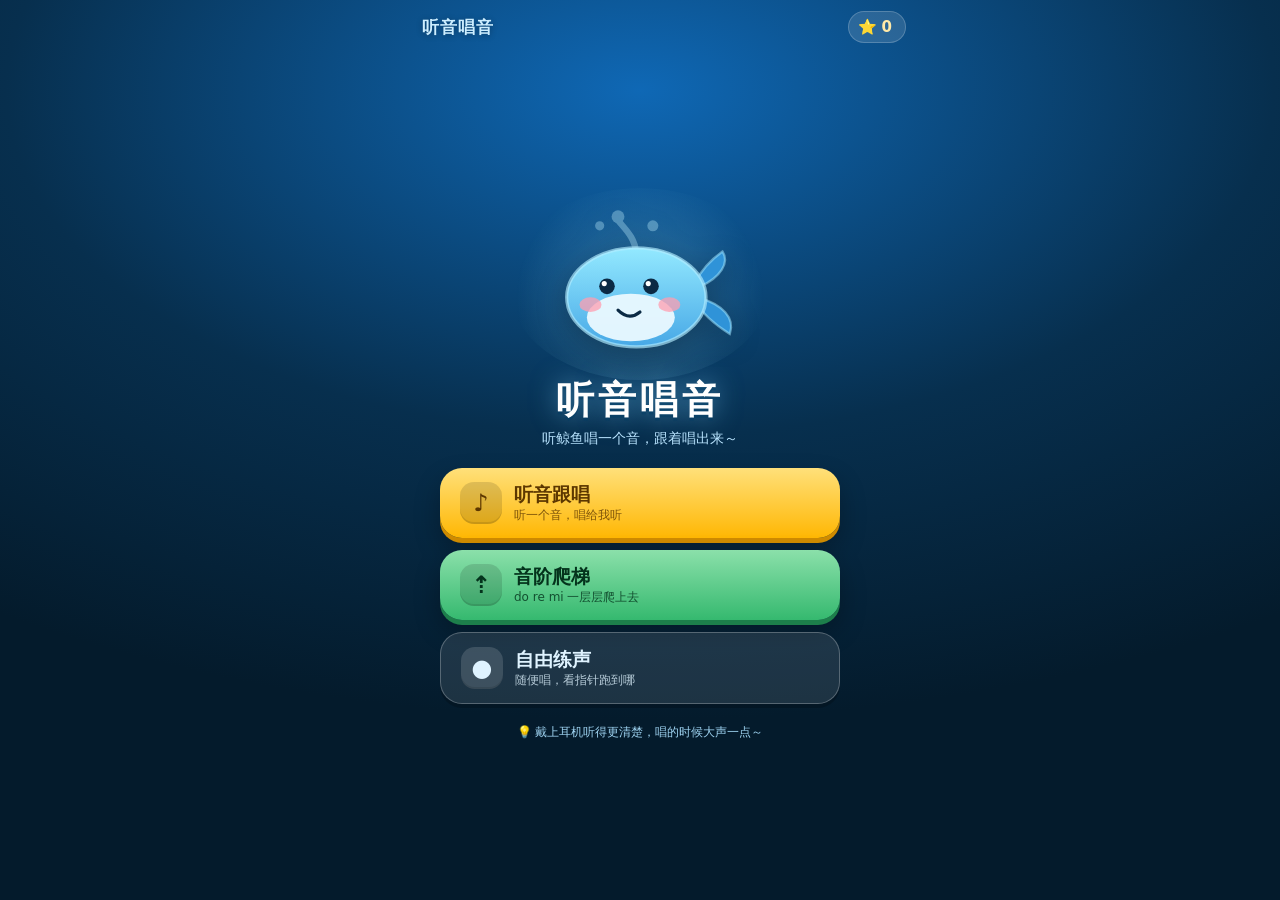
<file: pitch/index.html>
<!DOCTYPE html>
<html lang="zh-CN">
<head>
<meta charset="UTF-8">
<meta name="viewport" content="width=device-width,initial-scale=1,maximum-scale=1,user-scalable=no,viewport-fit=cover">
<meta name="theme-color" content="#05283f">
<meta name="apple-mobile-web-app-capable" content="yes">
<meta name="apple-mobile-web-app-status-bar-style" content="black-translucent">
<meta name="format-detection" content="telephone=no">
<title>听音唱音 · 小鲸唱歌课</title>
<link rel="stylesheet" href="style.css">
</head>
<body>
<div class="bubbles" id="bubbles" aria-hidden="true"></div>

<div id="app">
  <header class="topbar">
    <button class="icon-btn" id="btnBack" aria-label="返回">‹</button>
    <div class="brand" id="brand">听音唱音</div>
    <div class="star-box"><span class="star-ico">⭐</span><span id="starCount">0</span></div>
  </header>

  <main>
    <!-- 主页 -->
    <section class="screen active" id="scrHome">
      <div class="whale-stage" id="homeWhale"></div>
      <h1 class="hero-title">听音唱音</h1>
      <p class="hero-sub">听鲸鱼唱一个音，跟着唱出来～</p>
      <div class="menu">
        <button class="btn btn-primary" id="btnSingle">
          <span class="ico">♪</span>
          <span class="btn-txt">听音跟唱<small>听一个音，唱给我听</small></span>
        </button>
        <button class="btn btn-secondary" id="btnLadder">
          <span class="ico">⇡</span>
          <span class="btn-txt">音阶爬梯<small>do re mi 一层层爬上去</small></span>
        </button>
        <button class="btn btn-ghost" id="btnFree">
          <span class="ico">●</span>
          <span class="btn-txt">自由练声<small>随便唱，看指针跑到哪</small></span>
        </button>
      </div>
      <p class="tip">💡 戴上耳机听得更清楚，唱的时候大声一点～</p>
    </section>

    <!-- 答题 -->
    <section class="screen" id="scrPlay">
      <div class="prompt" id="promptText">听好啦～</div>
      <div class="whale-stage small" id="playWhale"></div>
      <div class="note-card" id="noteCard">
        <div class="note-sol" id="noteSol">do</div>
        <div class="note-meta"><span id="noteDegree">1</span><span id="noteName">C4</span></div>
      </div>
      <div class="ruler" id="ruler">
        <div class="ruler-zone"></div>
        <div class="ruler-mid"></div>
        <div class="needle idle" id="needle"></div>
      </div>
      <div class="ruler-labels"><span>低了</span><span>刚刚好</span><span>高了</span></div>
      <div class="actions">
        <button class="btn btn-ghost slim" id="btnReplay">⟳ 再听一次</button>
        <button class="btn btn-primary slim" id="btnAgain" hidden>再试一次</button>
      </div>
      <div class="progress"><i id="progBar"></i></div>
    </section>

    <!-- 自由练声 -->
    <section class="screen" id="scrFree">
      <div class="prompt" id="freePrompt">唱一个音吧～</div>
      <div class="free-note" id="freeNote">--</div>
      <div class="free-name" id="freeName">听着呢</div>
      <div class="ruler free" id="freeRuler">
        <div class="ruler-mid"></div>
        <div class="needle idle" id="freeNeedle"></div>
      </div>
      <div class="ruler-labels"><span>do</span><span>sol</span><span>高 do</span></div>
      <div class="scale-strip" id="scaleStrip"></div>
      <button class="btn btn-ghost slim" id="btnFreeStop">停下</button>
    </section>
  </main>

  <!-- 结果浮层 -->
  <div class="result-layer" id="resultLayer" hidden>
    <div class="result-card" id="resultCard">
      <div class="result-stars" id="resultStars">⭐⭐⭐</div>
      <div class="result-title" id="resultTitle">太棒啦！</div>
      <div class="result-sub" id="resultSub"></div>
    </div>
  </div>
</div>

<script src="pitch.js"></script>
<script src="audio.js"></script>
<script src="game.js"></script>
</body>
</html>
</file>
<file: pitch/style.css>
:root {
  --deep: #04263d;
  --sea: #0b6bb5;
  --sky: #7fd3ff;
  --gold: #ffc93c;
  --green: #2ecc71;
  --red: #ff6b6b;
  --ink: #062a44;
}

* { box-sizing: border-box; -webkit-tap-highlight-color: transparent; }
html, body { height: 100%; }
[hidden] { display: none !important; }

body {
  margin: 0;
  font-family: "PingFang SC", "Microsoft YaHei", "Hiragino Sans GB", system-ui, sans-serif;
  color: #eaf7ff;
  background: radial-gradient(120% 80% at 50% 0%, #1273c4 0%, #0a4a7d 45%, #052a45 100%);
  overflow: hidden;
  user-select: none;
  -webkit-user-select: none;
}

/* ---------- 背景气泡 ---------- */
.bubbles { position: fixed; inset: 0; overflow: hidden; pointer-events: none; z-index: 0; }
.bubble {
  position: absolute; bottom: -60px; border-radius: 50%;
  background: rgba(190, 240, 255, .22);
  border: 1px solid rgba(255, 255, 255, .18);
  animation: rise linear infinite;
}
@keyframes rise {
  0% { transform: translateY(0) scale(.7); opacity: 0; }
  12% { opacity: .9; }
  85% { opacity: .6; }
  100% { transform: translateY(-118vh) scale(1.05); opacity: 0; }
}

#app {
  position: relative; z-index: 1;
  height: 100vh; height: 100dvh;
  display: flex; flex-direction: column;
  max-width: 560px; margin: 0 auto;
  padding: env(safe-area-inset-top) 0 env(safe-area-inset-bottom);
}

/* ---------- 顶栏 ---------- */
.topbar {
  flex: 0 0 auto;
  height: 54px;
  display: grid;
  grid-template-columns: 48px 1fr auto;
  align-items: center;
  padding: 0 14px;
}
.icon-btn {
  width: 38px; height: 38px; border-radius: 50%;
  border: 1px solid rgba(255, 255, 255, .25);
  background: rgba(255, 255, 255, .12);
  color: #eaf7ff; font-size: 26px; line-height: 1;
  display: flex; align-items: center; justify-content: center;
  cursor: pointer; padding-bottom: 4px;
  visibility: hidden;
  transition: background .15s;
}
.icon-btn:active { background: rgba(255, 255, 255, .28); }
.brand {
  font-size: 17px; font-weight: 700; letter-spacing: 1px;
  color: #cdeeff; text-shadow: 0 1px 6px rgba(0, 0, 0, .3);
}
.star-box {
  display: flex; align-items: center; gap: 5px;
  background: rgba(255, 255, 255, .13);
  border: 1px solid rgba(255, 255, 255, .2);
  padding: 6px 13px 6px 9px; border-radius: 999px;
  font-size: 15px; font-weight: 800; color: #ffe9a8;
}
.star-ico { font-size: 15px; }

main { position: relative; flex: 1 1 auto; overflow: hidden; }

.screen {
  position: absolute; inset: 0;
  display: none; flex-direction: column;
  align-items: center; justify-content: center;
  padding: 4px 20px 16px;
}
.screen.active { display: flex; }
#scrHome { justify-content: center; gap: 2px; }
#scrPlay, #scrFree { justify-content: space-evenly; }

/* ---------- 主页 ---------- */
.whale-stage { position: relative; width: min(56vw, 220px); height: min(42vw, 165px); flex: 0 0 auto; }
.whale-stage.small { width: min(40vw, 158px); height: min(30vw, 119px); }
.whale-stage::before {
  content: ""; position: absolute; inset: -8% -10%; border-radius: 50%;
  background: radial-gradient(circle at 50% 58%, rgba(150, 232, 255, .3) 0%, rgba(150, 232, 255, .1) 46%, rgba(150, 232, 255, 0) 72%);
  pointer-events: none;
}
.whale-stage svg { position: relative; width: 100%; height: 100%; display: block; overflow: visible; }

.hero-title {
  margin: 6px 0 2px;
  font-size: clamp(28px, 8vw, 38px);
  letter-spacing: 4px;
  color: #fff;
  text-shadow: 0 3px 0 rgba(0, 60, 100, .45), 0 0 26px rgba(127, 211, 255, .55);
}
.hero-sub { margin: 0 0 18px; font-size: 14px; color: #b9e4ff; }

.menu { width: 100%; max-width: 400px; display: flex; flex-direction: column; gap: 12px; }

.btn {
  width: 100%; border: 0; cursor: pointer;
  display: flex; align-items: center; gap: 12px;
  padding: 14px 20px; border-radius: 22px;
  font-family: inherit; font-size: 19px; font-weight: 800; text-align: left;
  transition: transform .08s, box-shadow .08s, filter .15s;
  position: relative;
}
.btn:active { transform: translateY(3px) scale(.99); }
.btn .ico {
  flex: 0 0 auto; width: 42px; height: 42px; border-radius: 14px;
  display: flex; align-items: center; justify-content: center;
  font-size: 24px; line-height: 1; font-weight: 900;
  background: rgba(0, 0, 0, .13);
  box-shadow: inset 0 -2px 0 rgba(0, 0, 0, .1);
}
.btn-ghost .ico { background: rgba(255, 255, 255, .14); }
.btn-txt { display: flex; flex-direction: column; line-height: 1.2; }
.btn-txt small { font-size: 12px; font-weight: 500; opacity: .8; margin-top: 2px; }

.btn-primary {
  background: linear-gradient(180deg, #ffe07a, #ffb703);
  color: #5c3700;
  box-shadow: 0 5px 0 #cf8b00, 0 12px 26px rgba(0, 0, 0, .28);
}
.btn-primary:active { box-shadow: 0 2px 0 #cf8b00; }
.btn-secondary {
  background: linear-gradient(180deg, #8be0aa, #35b96f);
  color: #04331c;
  box-shadow: 0 5px 0 #1d7f4b, 0 12px 26px rgba(0, 0, 0, .28);
}
.btn-secondary:active { box-shadow: 0 2px 0 #1d7f4b; }
.btn-ghost {
  background: rgba(255, 255, 255, .1);
  color: #dff3ff;
  border: 1.5px solid rgba(255, 255, 255, .25);
  box-shadow: 0 4px 0 rgba(0, 0, 0, .18);
}
.btn.slim {
  width: auto; padding: 11px 18px; font-size: 15px; border-radius: 16px; justify-content: center;
}
.tip { margin: 18px 0 0; font-size: 12px; color: #9fd4f2; }

/* ---------- 鲸鱼动画 ---------- */
.whale { animation: float 3.4s ease-in-out infinite; transform-origin: center; filter: drop-shadow(0 8px 14px rgba(0, 24, 46, .45)); }
@keyframes float {
  0%, 100% { transform: translateY(0); }
  50% { transform: translateY(-7px); }
}
.whale .spout { opacity: .35; transform-box: fill-box; transform-origin: bottom center; }
.whale.singing .spout { animation: spout .55s ease-in-out infinite; }
@keyframes spout {
  0% { opacity: .25; transform: translateY(5px) scale(.85); }
  45% { opacity: 1; transform: translateY(-2px) scale(1.06); }
  100% { opacity: .35; transform: translateY(-4px) scale(1); }
}
.whale.happy { animation: wiggle .32s ease-in-out 3; }
@keyframes wiggle {
  0%, 100% { transform: rotate(-3.5deg) translateY(0); }
  50% { transform: rotate(3.5deg) translateY(-6px); }
}
.whale.sad { animation: dip 1s ease-in-out; }
@keyframes dip {
  0%, 100% { transform: translateY(0); filter: none; }
  50% { transform: translateY(10px); filter: brightness(.75) saturate(.7); }
}

/* ---------- 答题屏 ---------- */
.prompt {
  font-size: 18px; font-weight: 700; color: #d6f2ff;
  min-height: 26px; text-align: center; margin: 2px 0 0;
  transition: color .2s;
}
.prompt.pop { animation: popIn .3s cubic-bezier(.2, 1.5, .4, 1); }
@keyframes popIn { 0% { transform: scale(.9); opacity: .4; } 100% { transform: scale(1); opacity: 1; } }

.note-card {
  --c: #4dd0e1;
  margin: 8px 0 6px;
  width: 132px; height: 132px; border-radius: 38px;
  background: var(--c);
  box-shadow: 0 10px 0 rgba(0, 0, 0, .18), 0 18px 38px rgba(0, 0, 0, .32), inset 0 3px 0 rgba(255, 255, 255, .5);
  display: flex; flex-direction: column; align-items: center; justify-content: center;
  flex: 0 0 auto;
}
.note-card.flip { animation: flipIn .45s cubic-bezier(.2, 1.4, .4, 1); }
@keyframes flipIn {
  0% { transform: rotateY(80deg) scale(.8); opacity: .2; }
  100% { transform: rotateY(0) scale(1); opacity: 1; }
}
.note-sol {
  font-size: 44px; font-weight: 900; letter-spacing: 1px;
  color: #fff; text-shadow: 0 3px 0 rgba(0, 0, 0, .2); line-height: 1;
}
.note-meta {
  display: flex; gap: 8px; margin-top: 6px;
  font-size: 13px; font-weight: 700; color: rgba(255, 255, 255, .95);
}
.note-meta span:first-child {
  background: rgba(0, 0, 0, .22); padding: 1px 8px; border-radius: 8px;
}

.ruler {
  position: relative; width: 100%; max-width: 420px; height: 46px;
  border-radius: 23px; overflow: hidden;
  background: rgba(4, 30, 50, .45);
  border: 2px solid rgba(255, 255, 255, .18);
  box-shadow: inset 0 3px 10px rgba(0, 0, 0, .35);
  flex: 0 0 auto;
}
.ruler-zone {
  position: absolute; top: 0; bottom: 0; left: 42.85%; width: 14.3%;
  background: linear-gradient(180deg, rgba(46, 204, 113, .42), rgba(46, 204, 113, .18));
  border-left: 1px solid rgba(120, 255, 180, .35);
  border-right: 1px solid rgba(120, 255, 180, .35);
}
.ruler-mid {
  position: absolute; left: 50%; top: 0; bottom: 0; width: 2px;
  background: rgba(255, 255, 255, .5); transform: translateX(-1px);
}
.needle {
  position: absolute; top: 2px; bottom: 2px; width: 10px; margin-left: -5px;
  border-radius: 6px; background: #fff;
  box-shadow: 0 0 14px rgba(255, 255, 255, .85);
  transition: left .09s linear, background .15s;
}
.needle.idle { left: 50%; opacity: .45; }
.needle.good { background: #4dffa0; box-shadow: 0 0 18px #4dffa0, 0 0 30px rgba(77, 255, 160, .6); }
.needle.near { background: #ffd93d; box-shadow: 0 0 16px #ffd93d; }
.needle.off { background: #ff8a8a; box-shadow: 0 0 14px #ff8a8a; }
.needle.live { background: #8fd6ff; box-shadow: 0 0 16px #8fd6ff; }

.ruler-labels {
  width: 100%; max-width: 420px; display: flex; justify-content: space-between;
  font-size: 11px; color: #9ccbe6; margin: 5px 0 0; padding: 0 6px;
}

.actions { display: flex; gap: 10px; margin-top: 16px; flex-wrap: wrap; justify-content: center; }

.progress {
  width: 100%; max-width: 420px; height: 8px; border-radius: 4px;
  background: rgba(255, 255, 255, .12); margin-top: 18px; overflow: hidden;
  flex: 0 0 auto;
}
.progress i {
  display: block; height: 100%; width: 0%;
  background: linear-gradient(90deg, #7fd3ff, #4dffa0);
  border-radius: 4px; transition: width .4s ease;
}

/* ---------- 自由练声 ---------- */
.free-note {
  font-size: clamp(56px, 17vw, 88px); font-weight: 900; line-height: 1;
  color: #bdebff; margin: 16px 0 2px; letter-spacing: 2px;
  text-shadow: 0 4px 0 rgba(0, 50, 80, .4), 0 0 30px rgba(127, 211, 255, .45);
  transition: color .12s;
}
.free-name { font-size: 15px; color: #a8d8f2; margin-bottom: 14px; min-height: 20px; }
.ruler.free { margin-top: 4px; }
.ruler.free .needle { transition: left .07s linear; }

.scale-strip { display: flex; gap: 6px; width: 100%; max-width: 420px; margin: 16px 0 6px; }
.scale-cell {
  flex: 1 1 0; height: 46px; border-radius: 13px;
  display: flex; align-items: center; justify-content: center;
  font-size: 13px; font-weight: 800; color: #bfe6fb;
  background: rgba(255, 255, 255, .12);
  border: 1px solid rgba(255, 255, 255, .14);
  transition: transform .12s, background .12s;
}
.scale-cell.done { background: rgba(46, 204, 113, .55); color: #fff; }
.scale-cell.now { background: rgba(255, 201, 60, .65); color: #4a3000; animation: pulse 1.1s ease-in-out infinite; }
.scale-cell.hot { background: #4d96ff; color: #fff; transform: translateY(-4px) scale(1.06); }
@keyframes pulse { 0%, 100% { transform: scale(1); } 50% { transform: scale(1.07); } }

/* ---------- 结果浮层 ---------- */
.result-layer {
  position: fixed; inset: 0; z-index: 50;
  display: flex; align-items: center; justify-content: center;
  background: rgba(2, 18, 32, .55);
  backdrop-filter: blur(3px); -webkit-backdrop-filter: blur(3px);
  animation: fadeIn .16s ease;
}
@keyframes fadeIn { from { opacity: 0; } to { opacity: 1; } }
.result-card {
  min-width: 224px; padding: 28px 34px 26px;
  border-radius: 30px; text-align: center;
  background: linear-gradient(180deg, #ffffff, #e8f7ff);
  color: #06324f;
  box-shadow: 0 24px 60px rgba(0, 0, 0, .45);
  animation: cardPop .32s cubic-bezier(.2, 1.5, .4, 1);
}
@keyframes cardPop { from { transform: scale(.7); opacity: 0; } to { transform: scale(1); opacity: 1; } }
.result-stars { font-size: 40px; letter-spacing: 2px; line-height: 1.1; }
.result-title { font-size: 26px; font-weight: 900; margin-top: 4px; color: #0b5c8f; }
.result-sub { font-size: 14px; color: #4b7c99; margin-top: 6px; min-height: 18px; }

.spark {
  position: fixed; z-index: 60; font-size: 22px; pointer-events: none;
  animation: sparkFly .95s ease-out forwards;
}
@keyframes sparkFly {
  0% { transform: translate(0, 0) scale(.4); opacity: 0; }
  25% { opacity: 1; }
  100% { transform: translate(var(--dx), var(--dy)) scale(1.2); opacity: 0; }
}

/* ---------- 小屏适配 ---------- */
@media (max-height: 640px) {
  .whale-stage { width: min(42vw, 160px); }
  .whale-stage.small { width: min(28vw, 110px); }
  .note-card { width: 96px; height: 96px; border-radius: 28px; }
  .note-sol { font-size: 36px; }
  .hero-sub { margin-bottom: 12px; }
  .btn { padding: 11px 18px; font-size: 17px; }
  .actions { margin-top: 10px; }
  .progress { margin-top: 12px; }
}
@media (min-width: 720px) {
  body { background: radial-gradient(90% 70% at 50% 10%, #0f68b5 0%, #072f4e 55%, #041b2c 100%); }
}
</file>
